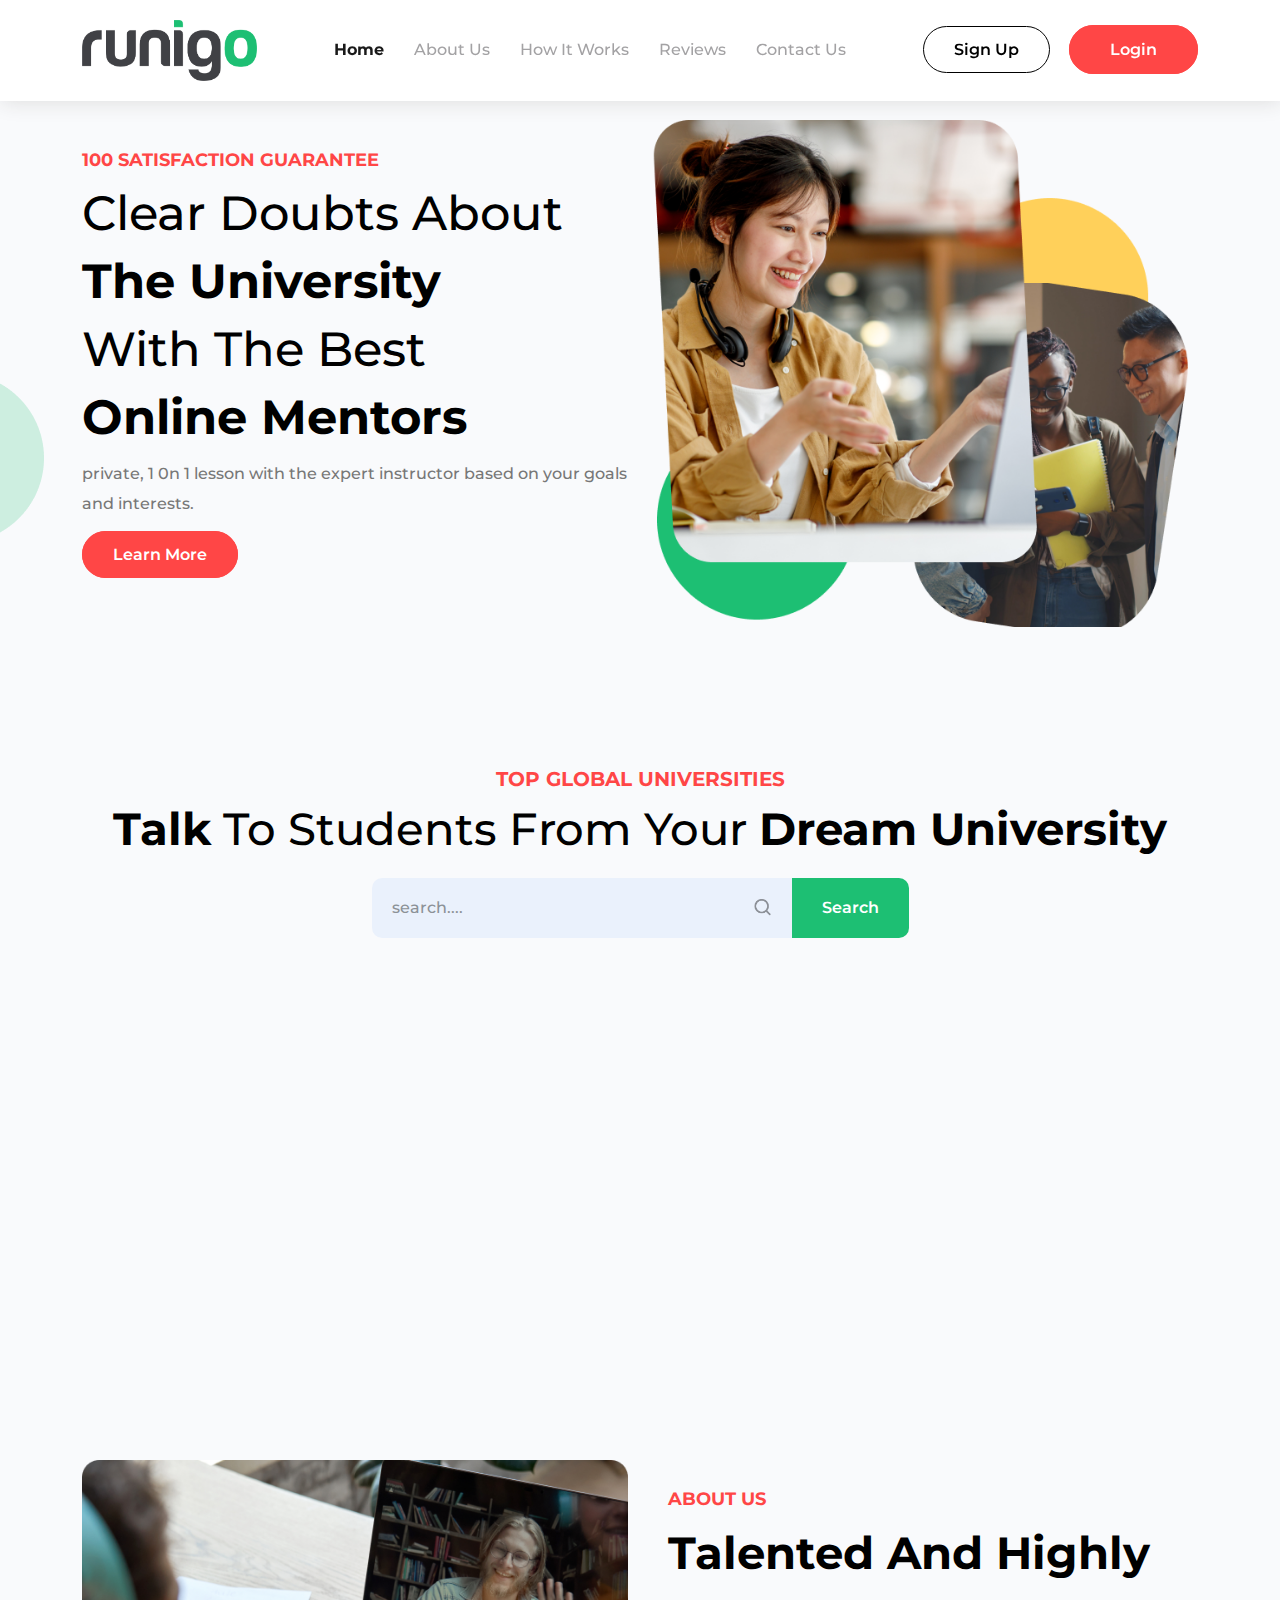
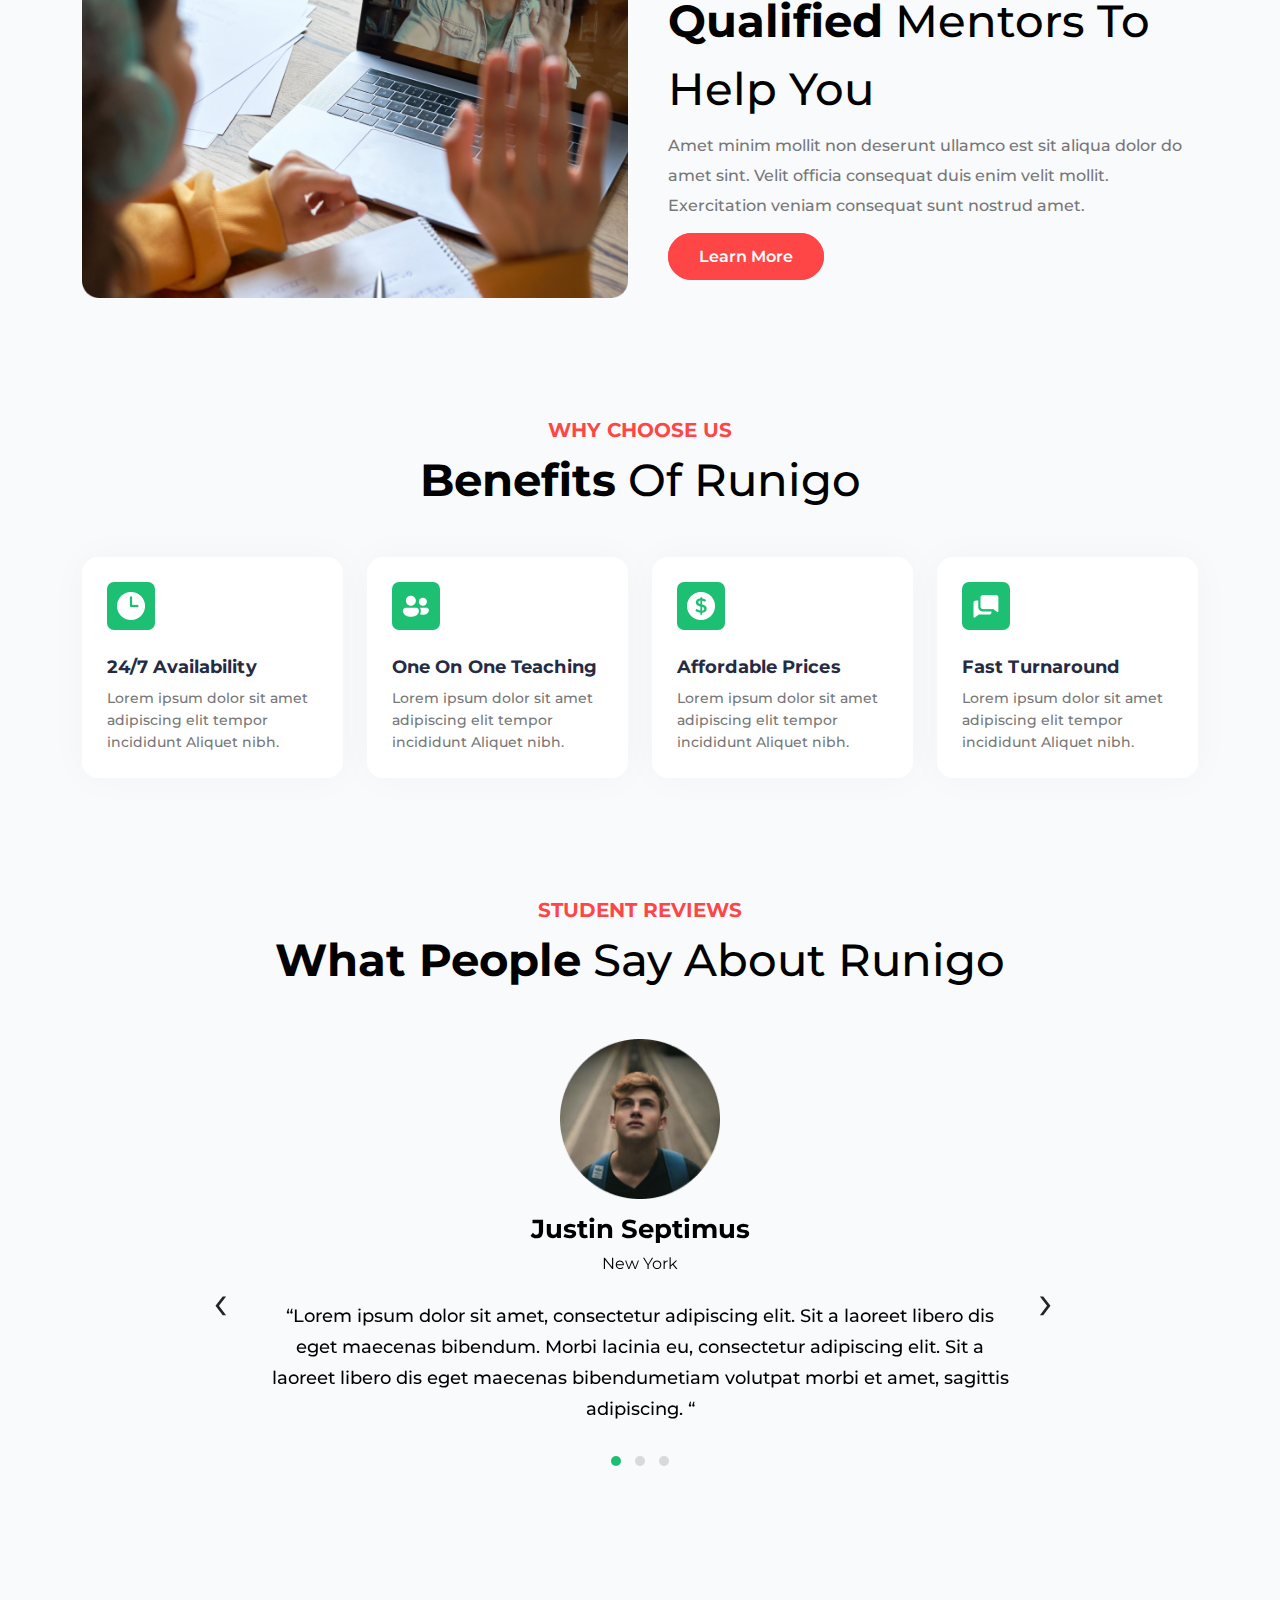
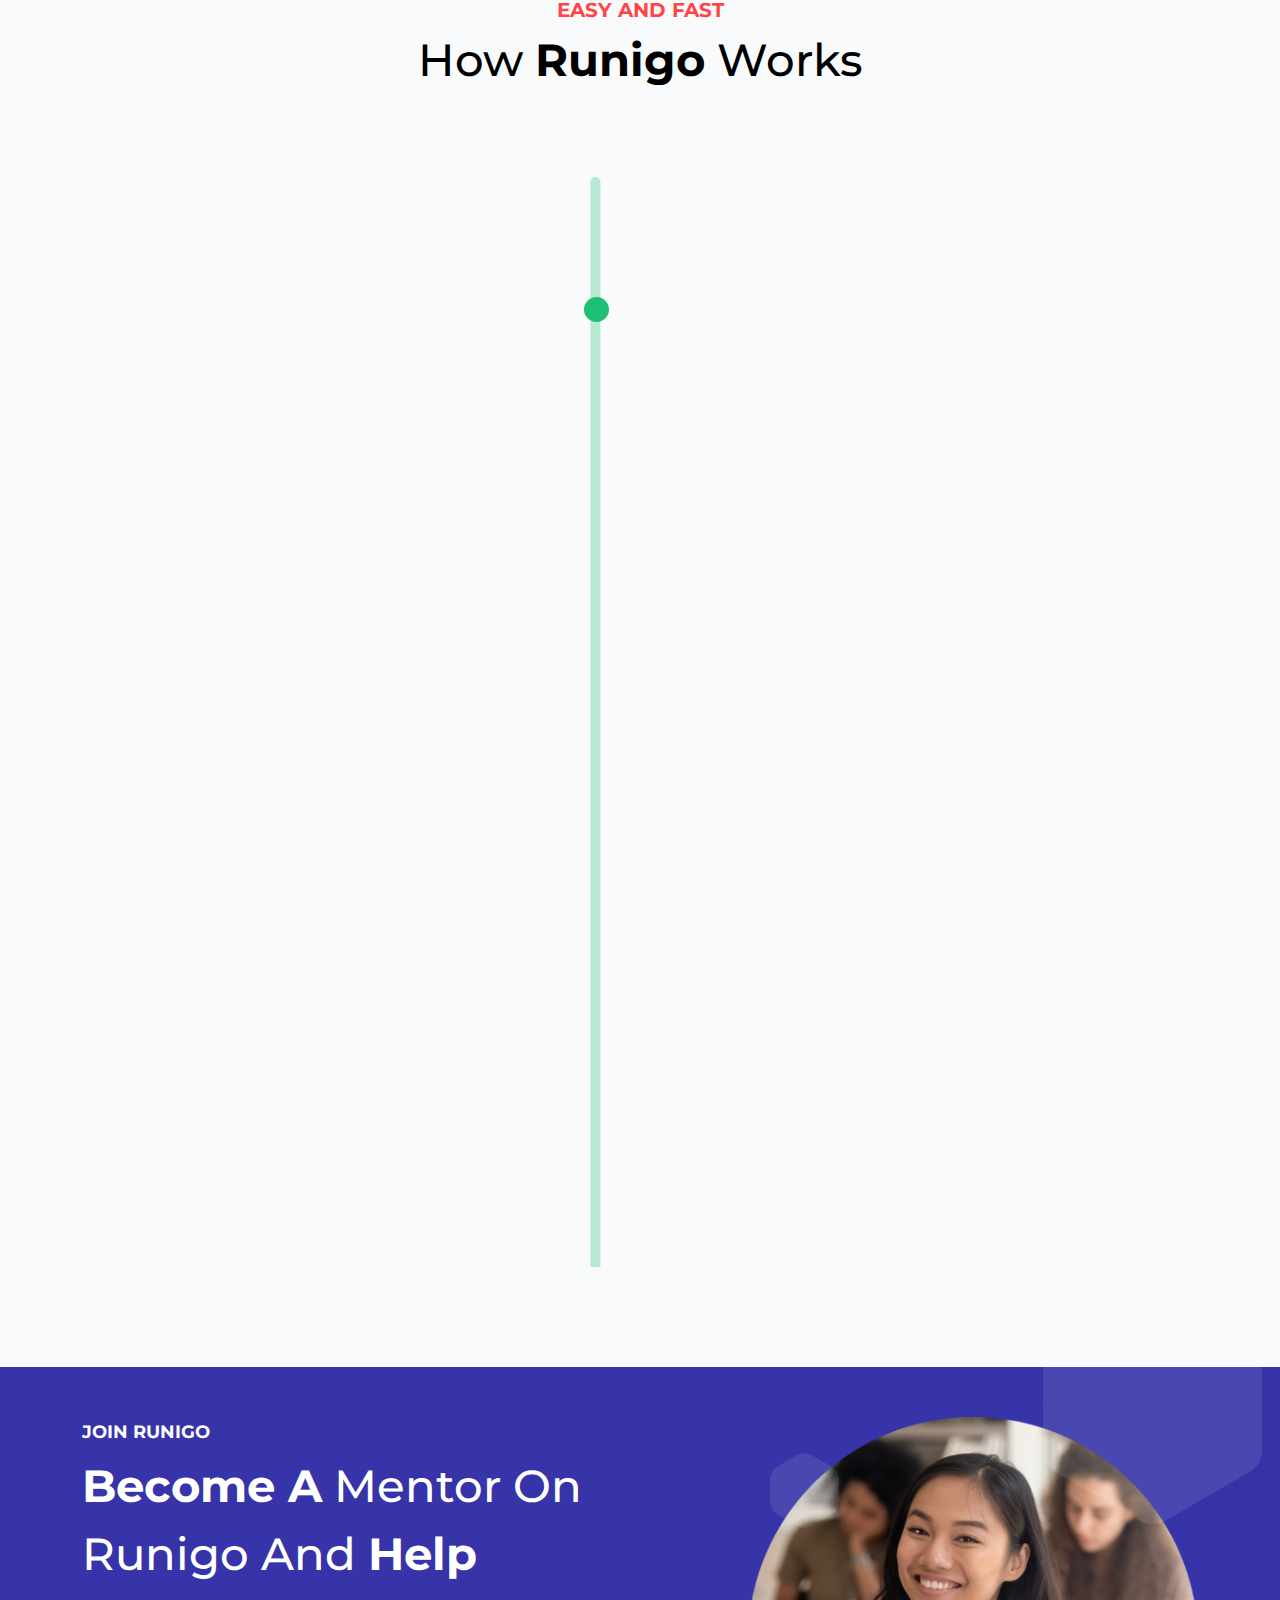
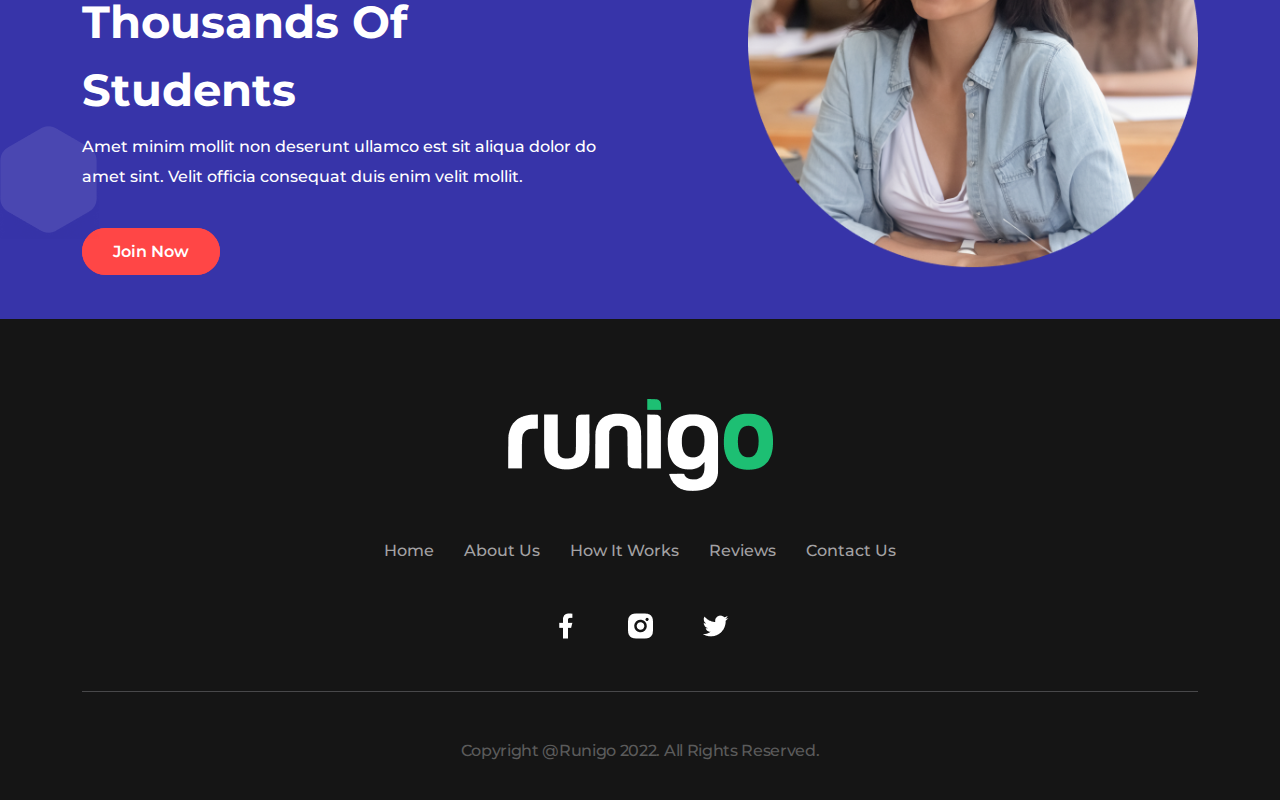
<file: index.html>
<!DOCTYPE html>
<html lang="en">
  <head>
    <meta charset="UTF-8" />
    <meta http-equiv="X-UA-Compatible" content="IE=edge" />
    <meta name="viewport" content="width=device-width, initial-scale=1.0" />
    <title>Runigo - Home</title>

    <!-- Owl Carousel for Slider -->
    <link rel="stylesheet" href="assets/css/owl.theme.default.min.css" />
    <link rel="stylesheet" href="assets/css/owl.carousel.min.css" />

    <!-- AOS Animation CSS -->
    <link href="https://unpkg.com/aos@2.3.1/dist/aos.css" rel="stylesheet" />

    <!-- Bootstrap CSS -->
    <link rel="stylesheet" href="assets/css/bootstrap.min.css" />

    <!-- Custom CSS -->
    <link rel="stylesheet" href="assets/css/style.css" />

    <!-- Responsive CSS -->
    <link rel="stylesheet" href="assets/css/responsive.css" />
  </head>
  <body>
    <!-- Header Part HTML Start -->

    <header>
      <!-- Header Section HTML Start -->

      <section id="Header">
        <nav class="navbar navbar-expand-xl">
          <div class="container">
            <a class="logo" href="index.html"
              ><img src="assets/images/logo.png" alt="logo"
            /></a>
            <button
              class="navbar-toggler collapsed"
              type="button"
              data-bs-toggle="collapse"
              data-bs-target="#navbarNav"
              aria-controls="navbarNav"
              aria-expanded="false"
              aria-label="Toggle navigation"
            >
              <span class="toggler-icon top-bar"></span>
              <span class="toggler-icon middle-bar"></span>
              <span class="toggler-icon bottom-bar"></span>
            </button>
            <div class="collapse navbar-collapse" id="navbarNav">
              <ul class="navbar-nav pl-md-5 mx-auto">
                <li class="nav-item">
                  <a class="nav-link active" href="index.html">Home</a>
                </li>
                <li class="nav-item">
                  <a class="nav-link" href="about.html">About Us</a>
                </li>
                <li class="nav-item">
                  <a class="nav-link" href="works.html">How It Works</a>
                </li>
                <li class="nav-item">
                  <a class="nav-link" href="reviews.html">Reviews</a>
                </li>
                <li class="nav-item">
                  <a class="nav-link" href="contact.html">Contact Us</a>
                </li>
              </ul>
              <div class="navbar-nav ml-auto">
                <div class="nav-buttons">
                  <a class="sign-up" href="register.html">sign up</a>
                  <a class="login" href="login.html">Login</a>
                </div>
              </div>
            </div>
          </div>
        </nav>
      </section>

      <!-- Header Section HTML End -->

      <!-- Hero Section HTML Start -->

      <section id="Hero">
        <div class="hero-wrapper position-relative">
          <div class="container">
            <div class="row align-items-center">
              <div class="col-md-6">
                <div class="hero-content">
                  <h5>100 satisfaction guarantee</h5>
                  <h1>
                    clear doubts about
                    <span>the university</span> <br />
                    with the best <br />
                    <span>online mentors</span>
                  </h1>
                  <p>
                    private, 1 0n 1 lesson with the expert instructor based on
                    your goals and interests.
                  </p>
                  <div class="common-btn mt-4">
                    <a href="#">learn more</a>
                  </div>
                </div>
              </div>
              <div class="col-md-6">
                <div class="hero-img text-center">
                  <img src="assets/images/hero.png" alt="hero" />
                </div>
              </div>
            </div>
          </div>
          <div class="hero-shape">
            <img src="assets/images/hero-shape.png" alt="hero-shape" />
          </div>
        </div>
      </section>

      <!-- Hero Section HTML End -->
    </header>

    <!-- Header Part HTML End -->

    <!-- Main Part HTML Start -->

    <main>
      <!-- Talk Section HTML Start -->

      <section id="Talk">
        <div class="talk-wrapper section-spacing overflow-hidden">
          <div class="section-top text-center">
            <h5>Top global universities</h5>
            <h2>
              <span>talk</span> to students from your
              <span>dream university</span>
            </h2>
            <div class="search-form">
              <div class="search">
                <div class="search-text">
                  <input type="text" placeholder="search...." />
                  <img src="assets/images/search.png" alt="search" />
                </div>
                <input class="search-btn" type="submit" value="Search" />
              </div>
            </div>
          </div>
          <div class="container">
            <div class="row mt-4">
              <div class="col-md-6 col-lg-4 col-xl-3 mt-4">
                <a href="#">
                  <div class="talk-card" data-aos="fade-right">
                    <img src="assets/images/cambridge.png" alt="cambridge" />
                    <h5>University of Cambridge</h5>
                    <p>12,341 mentors</p>
                  </div>
                </a>
              </div>
              <div class="col-md-6 col-lg-4 col-xl-3 mt-4">
                <a href="#">
                  <div class="talk-card" data-aos="zoom-in-up">
                    <img src="assets/images/stamford.png" alt="stamford" />
                    <h5>Stanford University</h5>
                    <p>12,341 mentors</p>
                  </div>
                </a>
              </div>
              <div class="col-md-6 col-lg-4 col-xl-3 mt-4">
                <a href="#">
                  <div class="talk-card" data-aos="zoom-in-down">
                    <img src="assets/images/oxford.png" alt="oxford" />
                    <h5>University of Oxford</h5>
                    <p>12,341 mentors</p>
                  </div>
                </a>
              </div>
              <div class="col-md-6 col-lg-4 col-xl-3 mt-4">
                <a href="#">
                  <div class="talk-card" data-aos="fade-left">
                    <img src="assets/images/harvard.png" alt="harvard" />
                    <h5>Harvard University</h5>
                    <p>12,341 mentors</p>
                  </div>
                </a>
              </div>
              <div class="col-md-6 col-lg-4 col-xl-3 mt-4">
                <a href="#">
                  <div class="talk-card" data-aos="zoom-in-right">
                    <img src="assets/images/caltech.png" alt="caltech" />
                    <h5>Caltech</h5>
                    <p>12,341 mentors</p>
                  </div>
                </a>
              </div>
              <div class="col-md-6 col-lg-4 col-xl-3 mt-4">
                <a href="#">
                  <div class="talk-card" data-aos="zoom-in-up">
                    <img src="assets/images/imperial.png" alt="imperial" />
                    <h5>Imperial College London</h5>
                    <p>12,341 mentors</p>
                  </div>
                </a>
              </div>
              <div class="col-md-6 col-lg-4 col-xl-3 mt-4">
                <a href="#">
                  <div class="talk-card" data-aos="zoom-in-down">
                    <img src="assets/images/ucl.png" alt="ucl" />
                    <h5>UCL</h5>
                    <p>12,341 mentors</p>
                  </div>
                </a>
              </div>
              <div class="col-md-6 col-lg-4 col-xl-3 mt-4">
                <a href="#">
                  <div class="talk-card" data-aos="zoom-in-left">
                    <img src="assets/images/etc.png" alt="etc" />
                    <h5>ETH Zurich</h5>
                    <p>12,341 mentors</p>
                  </div>
                </a>
              </div>
            </div>
          </div>
        </div>
      </section>

      <!-- Talk Section HTML End -->

      <!-- About Section HTML Start -->

      <section id="About">
        <div class="about-wrapper section-spacing">
          <div class="container">
            <div class="row align-items-center">
              <div class="col-md-6">
                <div class="about-img">
                  <img src="assets/images/about.png" alt="about" />
                </div>
              </div>
              <div class="col-md-6">
                <div class="about-content ms-0 ms-md-3">
                  <h5>about us</h5>
                  <h2>
                    <span>talented and highly qualified</span> mentors to help
                    you
                  </h2>
                  <p>
                    Amet minim mollit non deserunt ullamco est sit aliqua dolor
                    do amet sint. Velit officia consequat duis enim velit
                    mollit. Exercitation veniam consequat sunt nostrud amet.
                  </p>
                  <div class="common-btn mt-4">
                    <a href="#">learn more</a>
                  </div>
                </div>
              </div>
            </div>
          </div>
        </div>
      </section>

      <!-- About Section HTML End -->

      <!-- Benefits Section HTML Start -->

      <section id="Benefits">
        <div class="benefits-wrapper section-spacing">
          <div class="section-top text-center">
            <h5>why choose us</h5>
            <h2><span>benefits</span> of runigo</h2>
          </div>
          <div class="container">
            <div class="row mt-5 justify-content-center">
              <div class="col-md-6 col-lg-4 col-xl-3">
                <div class="benefits-card">
                  <img src="assets/images/time.png" alt="time" />
                  <h5>24/7 availability</h5>
                  <p>
                    Lorem ipsum dolor sit amet adipiscing elit tempor incididunt
                    Aliquet nibh.
                  </p>
                </div>
              </div>
              <div class="col-md-6 col-lg-4 col-xl-3 mt-4 mt-md-0">
                <div class="benefits-card">
                  <img src="assets/images/teaching.png" alt="teaching" />
                  <h5>one on one teaching</h5>
                  <p>
                    Lorem ipsum dolor sit amet adipiscing elit tempor incididunt
                    Aliquet nibh.
                  </p>
                </div>
              </div>
              <div class="col-md-6 col-lg-4 col-xl-3 mt-4 mt-lg-0">
                <div class="benefits-card">
                  <img src="assets/images/price.png" alt="price" />
                  <h5>affordable prices</h5>
                  <p>
                    Lorem ipsum dolor sit amet adipiscing elit tempor incididunt
                    Aliquet nibh.
                  </p>
                </div>
              </div>
              <div class="col-md-6 col-lg-4 col-xl-3 mt-4 mt-xl-0">
                <div class="benefits-card">
                  <img src="assets/images/message.png" alt="message" />
                  <h5>Fast Turnaround</h5>
                  <p>
                    Lorem ipsum dolor sit amet adipiscing elit tempor incididunt
                    Aliquet nibh.
                  </p>
                </div>
              </div>
            </div>
          </div>
        </div>
      </section>

      <!-- Benefits Section HTML End -->

      <!-- Testimonial Section HTML Start -->

      <section id="Testimonial">
        <div class="testimonial-wrapper section-spacing">
          <div class="section-top text-center">
            <h5>student reviews</h5>
            <h2><span>What people</span> say about runigo</h2>
          </div>
          <div class="container">
            <div class="testimonial-slider owl-carousel owl-theme">
              <div class="testimonial-slide item">
                <img src="assets/images/client-1.png" alt="client-1" />
                <h4>Justin Septimus</h4>
                <h6>new york</h6>
                <p>
                  “Lorem ipsum dolor sit amet, consectetur adipiscing elit. Sit
                  a laoreet libero dis eget maecenas bibendum. Morbi lacinia eu,
                  consectetur adipiscing elit. Sit a laoreet libero dis eget
                  maecenas bibendumetiam volutpat morbi et amet, sagittis
                  adipiscing. “
                </p>
              </div>
              <div class="testimonial-slide item">
                <img src="assets/images/client-2.png" alt="client-1" />
                <h4>Justin Septimus</h4>
                <h6>new york</h6>
                <p>
                  “Lorem ipsum dolor sit amet, consectetur adipiscing elit. Sit
                  a laoreet libero dis eget maecenas bibendum. Morbi lacinia eu,
                  consectetur adipiscing elit. Sit a laoreet libero dis eget
                  maecenas bibendumetiam volutpat morbi et amet, sagittis
                  adipiscing. “
                </p>
              </div>
              <div class="testimonial-slide item">
                <img src="assets/images/client-3.png" alt="client-1" />
                <h4>Justin Septimus</h4>
                <h6>new york</h6>
                <p>
                  “Lorem ipsum dolor sit amet, consectetur adipiscing elit. Sit
                  a laoreet libero dis eget maecenas bibendum. Morbi lacinia eu,
                  consectetur adipiscing elit. Sit a laoreet libero dis eget
                  maecenas bibendumetiam volutpat morbi et amet, sagittis
                  adipiscing. “
                </p>
              </div>
            </div>
          </div>
        </div>
      </section>

      <!-- Testimonial Section HTML End -->

      <!-- Works Section HTML Start -->

      <section id="Works">
        <div class="works-wrapper section-spacing overflow-hidden">
          <div class="section-top text-center">
            <h5>easy and fast</h5>
            <h2>how <span>runigo</span> works</h2>
          </div>
          <div class="container">
            <div class="works-timeline position-relative">
              <div class="works">
                <div class="work-img" data-aos="fade-right">
                  <img src="assets/images/works-1.png" alt="works-1" />
                </div>
                <div class="work-content position-relative work-1">
                  <div data-aos="fade-left">
                    <h1>1</h1>
                    <h3>find the best tutor</h3>
                    <p>
                      Lorem ipsum dolor sit amet adipiscing elit tempor
                      incididunt Aliquet nibh Lorem ipsum dolor sit amet
                      adipiscing elit tempor incididunt Aliquet nibh.
                    </p>
                  </div>
                </div>
              </div>
              <div class="works cl-reverse">
                <div
                  class="work-content position-relative ms-0"
                  data-aos="fade-right"
                >
                  <h1>2</h1>
                  <h3>steps i don’t know :P</h3>
                  <p>
                    Lorem ipsum dolor sit amet adipiscing elit tempor incididunt
                    Aliquet nibh Lorem ipsum dolor sit amet adipiscing elit
                    tempor incididunt Aliquet nibh.
                  </p>
                </div>
                <div class="work-img ms-md-5 ps-md-5" data-aos="fade-left">
                  <img src="assets/images/works-2.png" alt="works-2" />
                </div>
              </div>
              <div class="works">
                <div class="work-img" data-aos="fade-right">
                  <img src="assets/images/works-3.png" alt="works-3" />
                </div>
                <div
                  class="work-content position-relative"
                  data-aos="fade-left"
                >
                  <h1>3</h1>
                  <h3>here goes step 3</h3>
                  <p>
                    Lorem ipsum dolor sit amet adipiscing elit tempor incididunt
                    Aliquet nibh Lorem ipsum dolor sit amet adipiscing elit
                    tempor incididunt Aliquet nibh.
                  </p>
                </div>
              </div>
            </div>
          </div>
        </div>
      </section>

      <!-- Works Section HTML End -->

      <!-- Mentor Section HTML Start -->

      <section id="Mentor">
        <div class="mentor-wrapper position-relative">
          <div class="container">
            <div class="row align-items-center">
              <div class="col-md-6">
                <div class="mentor-content">
                  <h5>join runigo</h5>
                  <h2>
                    <span>become a</span> mentor on runigo and
                    <span>help thousands of students</span>
                  </h2>
                  <p>
                    Amet minim mollit non deserunt ullamco est sit aliqua dolor
                    do amet sint. Velit officia consequat duis enim velit
                    mollit.
                  </p>
                  <div class="common-btn mt-5">
                    <a href="register.html">join now</a>
                  </div>
                </div>
              </div>
              <div class="col-md-6">
                <div class="mentor-img ms-md-5 ps-md-5">
                  <img src="assets/images/mentor.png" alt="mentor" />
                </div>
              </div>
            </div>
          </div>
          <div class="mentor-shape1">
            <img src="assets/images/mentor-shape1.png" alt="mentor-shape1" />
          </div>
          <div class="mentor-shape2">
            <img src="assets/images/mentor-shape2.png" alt="mentor-shape2" />
          </div>
          <div class="mentor-shape3">
            <img src="assets/images/mentor-shape3.png" alt="mentor-shape3" />
          </div>
        </div>
      </section>

      <!-- Mentor Section HTML End -->
    </main>

    <!-- Main Part HTML End -->

    <!-- Footer Part HTML Start -->

    <footer id="Footer">
      <div class="footer-wrapper">
        <div class="container">
          <div class="footer-content text-center">
            <a href="#">
              <img src="assets/images/footer-logo.png" alt="footer-logo" />
            </a>
            <div class="footer-menu d-md-flex justify-content-center my-5">
              <li class="nav-item">
                <a class="nav-link" href="index.html">Home</a>
              </li>
              <li class="nav-item">
                <a class="nav-link" href="about.html">About Us</a>
              </li>
              <li class="nav-item">
                <a class="nav-link" href="works.html">How It Works</a>
              </li>
              <li class="nav-item">
                <a class="nav-link" href="reviews.html">Reviews</a>
              </li>
              <li class="nav-item">
                <a class="nav-link" href="contact.html">Contact Us</a>
              </li>
            </div>
            <div class="footer-social">
              <a href="#"
                ><img src="assets/images/facebook.png" alt="facebook"
              /></a>
              <a href="#"
                ><img src="assets/images/instagram.png" alt="instagram"
              /></a>
              <a href="#"
                ><img src="assets/images/twitter.png" alt="twitter"
              /></a>
            </div>
            <hr />
            <div class="footer-copy">
              <p>Copyright @Runigo 2022. All Rights Reserved.</p>
            </div>
          </div>
        </div>
      </div>
    </footer>

    <!-- Footer Part HTML End -->

    <!-- Jquery -->
    <script src="https://cdnjs.cloudflare.com/ajax/libs/jquery/3.6.1/jquery.min.js"></script>

    <!-- Owl Carousel for Slider -->
    <script src="assets/js/owl.carousel.min.js"></script>

    <!-- AOS Animation JavaScript -->
    <script src="https://unpkg.com/aos@2.3.1/dist/aos.js"></script>

    <!-- Bootstrap JavaScript -->
    <script src="assets/js/bootstrap.min.js"></script>

    <!-- Custom JavaScript -->
    <script src="assets/js/script.js"></script>
  </body>
</html>
</file>
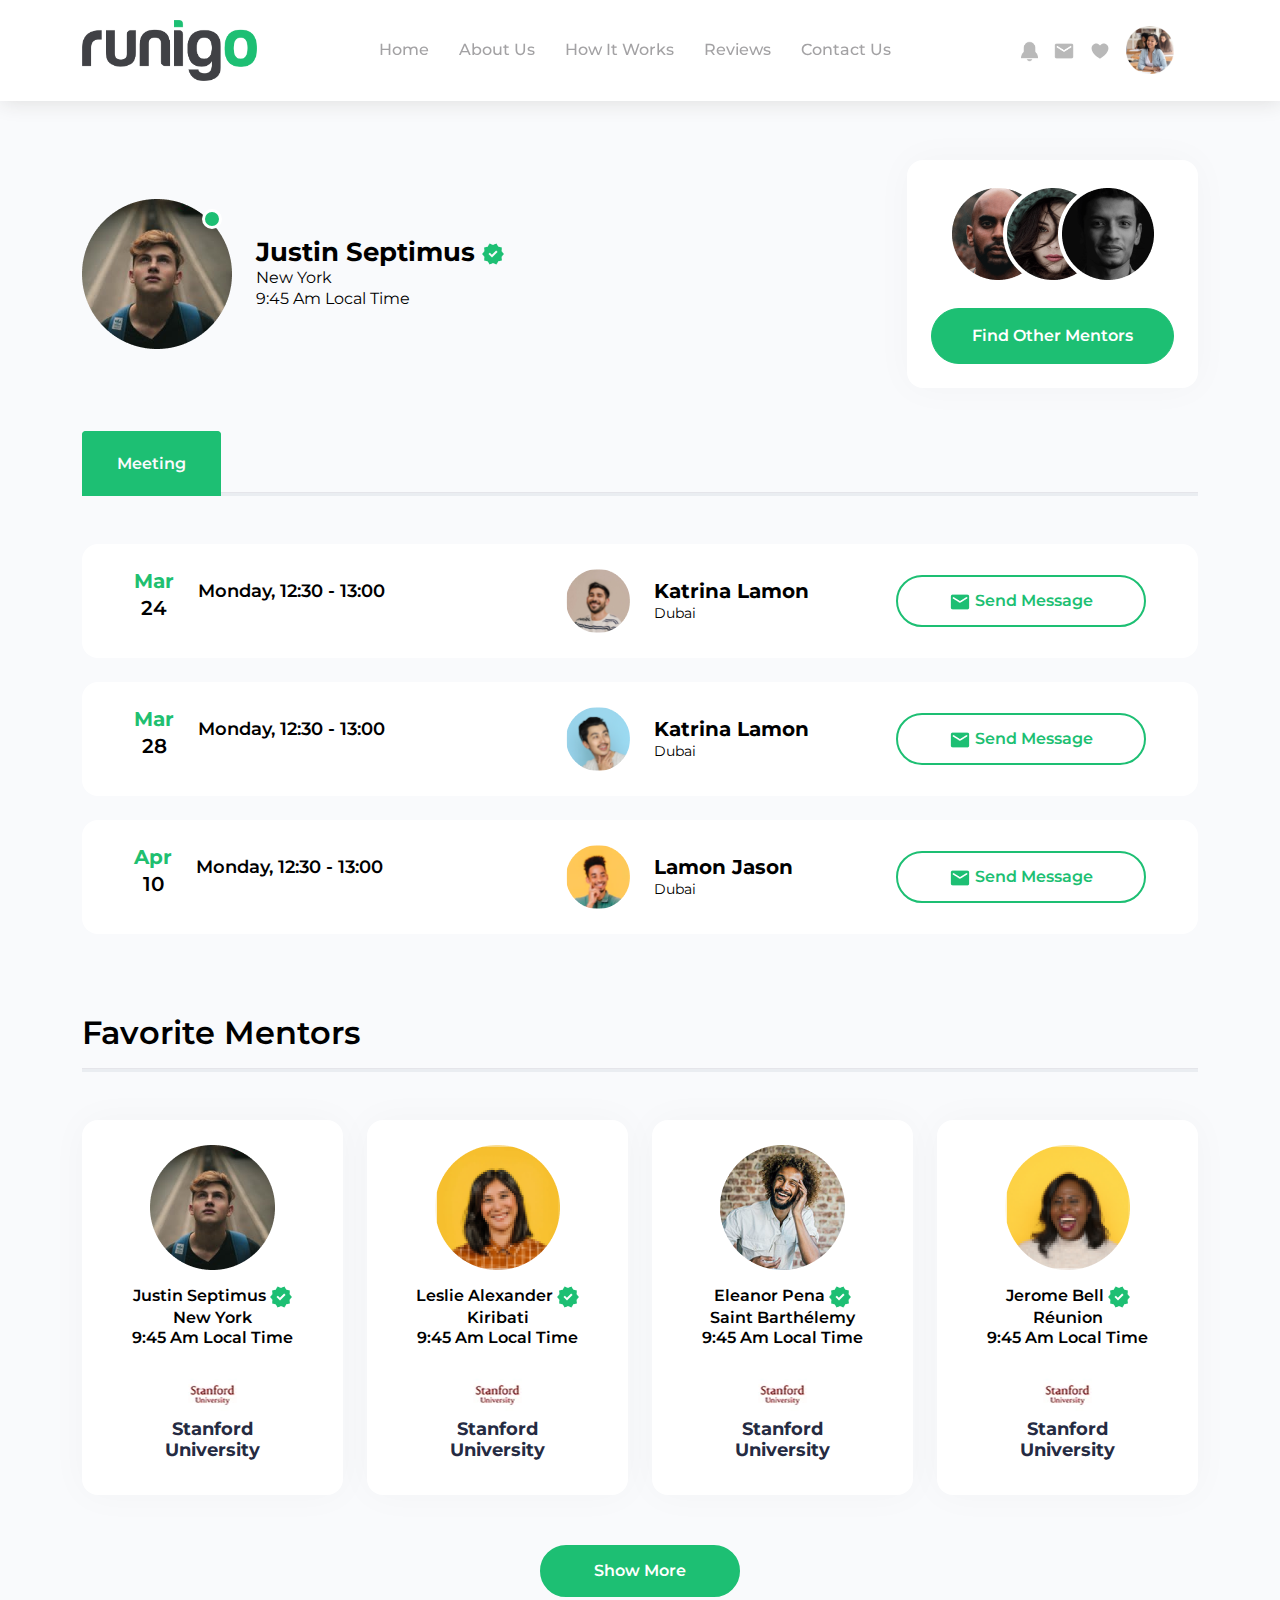
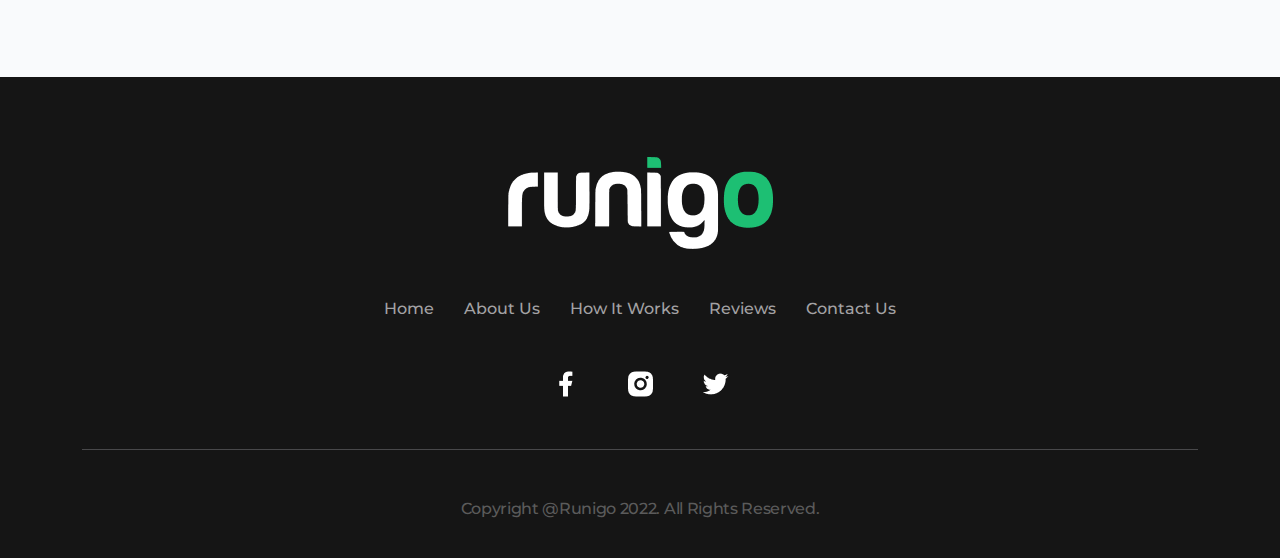
<file: lesson.html>
<!DOCTYPE html>
<html lang="en">
  <head>
    <meta charset="UTF-8" />
    <meta http-equiv="X-UA-Compatible" content="IE=edge" />
    <meta name="viewport" content="width=device-width, initial-scale=1.0" />
    <title>Runigo - Lesson</title>

    <!-- Owl Carousel for Slider -->
    <link rel="stylesheet" href="assets/css/owl.theme.default.min.css" />
    <link rel="stylesheet" href="assets/css/owl.carousel.min.css" />

    <!-- AOS Animation CSS -->
    <link href="https://unpkg.com/aos@2.3.1/dist/aos.css" rel="stylesheet" />

    <!-- Bootstrap CSS -->
    <link rel="stylesheet" href="assets/css/bootstrap.min.css" />

    <!-- Custom CSS -->
    <link rel="stylesheet" href="assets/css/style.css" />

    <!-- Responsive CSS -->
    <link rel="stylesheet" href="assets/css/responsive.css" />
  </head>
  <body>
    <!-- Header Part HTML Start -->

    <header>
      <!-- Header Section HTML Start -->

      <section id="Header">
        <nav class="navbar navbar-expand-xl">
          <div class="container">
            <a class="logo" href="index.html"
              ><img src="assets/images/logo.png" alt="logo"
            /></a>
            <button
              class="navbar-toggler collapsed"
              type="button"
              data-bs-toggle="collapse"
              data-bs-target="#navbarNav"
              aria-controls="navbarNav"
              aria-expanded="false"
              aria-label="Toggle navigation"
            >
              <span class="toggler-icon top-bar"></span>
              <span class="toggler-icon middle-bar"></span>
              <span class="toggler-icon bottom-bar"></span>
            </button>
            <div class="collapse navbar-collapse" id="navbarNav">
              <ul class="navbar-nav pl-md-5 mx-auto">
                <li class="nav-item">
                  <a class="nav-link" href="index.html">Home</a>
                </li>
                <li class="nav-item">
                  <a class="nav-link" href="about.html">About Us</a>
                </li>
                <li class="nav-item">
                  <a class="nav-link" href="works.html">How It Works</a>
                </li>
                <li class="nav-item">
                  <a class="nav-link" href="reviews.html">Reviews</a>
                </li>
                <li class="nav-item">
                  <a class="nav-link" href="contact.html">Contact Us</a>
                </li>
              </ul>
              <div class="navbar-nav ml-auto">
                <div class="nav-buttons d-flex align-items-center">
                  <a class="px-2" href="#"
                    ><img
                      style="width: 17px"
                      src="assets/images/notification.png"
                      alt="notification"
                  /></a>
                  <a class="px-2" href="#"
                    ><img src="assets/images/inbox.png" alt="inbox"
                  /></a>
                  <a class="px-2" href="#"
                    ><img src="assets/images/heart.svg" alt="heart"
                  /></a>
                  <a class="px-2" href="#"
                    ><img
                      class="w-75"
                      src="assets/images/profile.png"
                      alt="profile"
                  /></a>
                </div>
              </div>
            </div>
          </div>
        </nav>
      </section>

      <!-- Header Section HTML End -->
    </header>

    <!-- Header Part HTML End -->

    <!-- Main Part HTML Start -->

    <main>
      <!-- Lesson Section HTML Start -->

      <section id="Lesson">
        <div class="main-lesson-wrapper">
          <div class="container">
            <div class="d-md-flex justify-content-between align-items-center">
              <div class="mentor-profile d-flex align-items-center">
                <div class="mentor-profile-img position-relative">
                  <img
                    src="assets/images/user-profile.png"
                    alt="user-profile"
                  />
                </div>
                <div class="mentor-profile-info ps-4">
                  <h4>
                    Justin Septimus
                    <img src="assets/images/verify.png" alt="verify" />
                  </h4>
                  <h6>new york</h6>
                  <p>9:45 am local time</p>
                </div>
              </div>
              <div class="mentor-card mt-5 mt-md-0">
                <div class="d-flex justify-content-center align-items-center">
                  <img src="assets/images/mentor1.png" alt="mentor1" />
                  <img
                    class="mentor-card-img"
                    src="assets/images/mentor2.png"
                    alt="mentor2"
                  />
                  <img
                    class="mentor-card-img"
                    src="assets/images/mentor3.png"
                    alt="mentor3"
                  />
                </div>
                <div class="find-mentor-btn mt-4">
                  <a href="#">find other mentors</a>
                </div>
              </div>
            </div>
            <div class="meeting-buttons mt-5 pt-3">
              <a class="meeting-btn" href="#">meeting</a>
              <hr class="meeting-hr" />
            </div>
            <div class="meeting-main">
              <div class="container">
                <div class="row meeting-cards mt-5">
                  <div class="col-md-5">
                    <div
                      class="meeting-card-left d-flex align-items-center mb-4 mb-md-0"
                    >
                      <div class="meeting-date text-center pe-4">
                        <h5>Mar</h5>
                        <span>24</span>
                      </div>
                      <h6>monday, 12:30 - 13:00</h6>
                    </div>
                  </div>
                  <div class="col-md-7">
                    <div
                      class="meeting-right d-lg-flex justify-content-between align-items-center"
                    >
                      <div class="d-flex align-items-center">
                        <img src="assets/images/lesson1.png" alt="lesson1" />
                        <div class="meeting-user ps-4">
                          <h4>katrina lamon</h4>
                          <p>Dubai</p>
                        </div>
                      </div>
                      <div class="meeting-message-btn mt-3 mt-lg-0">
                        <div class="send-message-btn">
                          <a href="#">
                            <img
                              src="assets/images/message-green.png"
                              alt="message-green"
                            />
                            Send Message</a
                          >
                        </div>
                      </div>
                    </div>
                  </div>
                </div>
                <div class="row meeting-cards mt-4">
                  <div class="col-md-5">
                    <div
                      class="meeting-card-left d-flex align-items-center mb-4 mb-md-0"
                    >
                      <div class="meeting-date text-center pe-4">
                        <h5>Mar</h5>
                        <span>28</span>
                      </div>
                      <h6>monday, 12:30 - 13:00</h6>
                    </div>
                  </div>
                  <div class="col-md-7">
                    <div
                      class="meeting-right d-lg-flex justify-content-between align-items-center"
                    >
                      <div class="d-flex align-items-center">
                        <img src="assets/images/lesson2.png" alt="lesson2" />
                        <div class="meeting-user ps-4">
                          <h4>katrina lamon</h4>
                          <p>Dubai</p>
                        </div>
                      </div>
                      <div class="meeting-message-btn mt-3 mt-lg-0">
                        <div class="send-message-btn">
                          <a href="#">
                            <img
                              src="assets/images/message-green.png"
                              alt="message-green"
                            />
                            Send Message</a
                          >
                        </div>
                      </div>
                    </div>
                  </div>
                </div>
                <div class="row meeting-cards mt-4">
                  <div class="col-md-5">
                    <div
                      class="meeting-card-left d-flex align-items-center mb-4 mb-md-0"
                    >
                      <div class="meeting-date text-center pe-4">
                        <h5>Apr</h5>
                        <span>10</span>
                      </div>
                      <h6>monday, 12:30 - 13:00</h6>
                    </div>
                  </div>
                  <div class="col-md-7">
                    <div
                      class="meeting-right d-lg-flex justify-content-between align-items-center"
                    >
                      <div class="d-flex align-items-center">
                        <img src="assets/images/lesson3.png" alt="lesson3" />
                        <div class="meeting-user ps-4">
                          <h4>lamon jason</h4>
                          <p>Dubai</p>
                        </div>
                      </div>
                      <div class="meeting-message-btn mt-3 mt-lg-0">
                        <div class="send-message-btn">
                          <a href="#">
                            <img
                              src="assets/images/message-green.png"
                              alt="message-green"
                            />
                            Send Message</a
                          >
                        </div>
                      </div>
                    </div>
                  </div>
                </div>
              </div>
            </div>
          </div>
        </div>
      </section>

      <!-- Lesson Section HTML End -->

      <!-- Favorite Mentor Section HTML Start -->

      <section id="Fav-mentor">
        <div class="fav-mentor-wrapper position-relative">
          <div class="container">
            <div class="fav-mentor-top">
              <h2>Favorite mentors</h2>
              <hr class="fav-mentor-top-hr" />
            </div>
            <div class="row align-items-center mt-5">
              <div class="col-md-6 col-lg-4 col-xl-3">
                <div class="fav-mentor-card">
                  <img
                    class="pb-3"
                    src="assets/images/fav-mentor1.png"
                    alt="fav-mentor1"
                  />
                  <h5>
                    Justin Septimus
                    <img src="assets/images/verify.png" alt="verify" />
                  </h5>
                  <h5>new york</h5>
                  <h5>9:45 am local time</h5>
                  <img
                    class="pt-4"
                    src="assets/images/stamford.png"
                    alt="stamford"
                  />
                  <h4>Stanford University</h4>
                </div>
              </div>
              <div class="col-md-6 col-lg-4 col-xl-3">
                <div class="fav-mentor-card mt-4 mt-md-0">
                  <img
                    class="pb-3"
                    src="assets/images/fav-mentor2.png"
                    alt="fav-mentor2"
                  />
                  <h5>
                    Leslie Alexander
                    <img src="assets/images/verify.png" alt="verify" />
                  </h5>
                  <h5>kiribati</h5>
                  <h5>9:45 am local time</h5>
                  <img
                    class="pt-4"
                    src="assets/images/stamford.png"
                    alt="stamford"
                  />
                  <h4>Stanford University</h4>
                </div>
              </div>
              <div class="col-md-6 col-lg-4 col-xl-3">
                <div class="fav-mentor-card mt-4 mt-lg-0">
                  <img
                    class="pb-3"
                    src="assets/images/fav-mentor3.png"
                    alt="fav-mentor3"
                  />
                  <h5>
                    Eleanor Pena
                    <img src="assets/images/verify.png" alt="verify" />
                  </h5>
                  <h5>Saint Barthélemy</h5>
                  <h5>9:45 am local time</h5>
                  <img
                    class="pt-4"
                    src="assets/images/stamford.png"
                    alt="stamford"
                  />
                  <h4>Stanford University</h4>
                </div>
              </div>
              <div class="col-md-6 col-lg-4 col-xl-3">
                <div class="fav-mentor-card mt-4 mt-xl-0">
                  <img
                    class="pb-3"
                    src="assets/images/fav-mentor4.png"
                    alt="fav-mentor4"
                  />
                  <h5>
                    Jerome Bell
                    <img src="assets/images/verify.png" alt="verify" />
                  </h5>
                  <h5>Réunion</h5>
                  <h5>9:45 am local time</h5>
                  <img
                    class="pt-4"
                    src="assets/images/stamford.png"
                    alt="stamford"
                  />
                  <h4>Stanford University</h4>
                </div>
              </div>
            </div>
            <div class="fav-mentor-show-btn">
              <a href="#">Show More</a>
            </div>
          </div>
        </div>
      </section>

      <!-- Favorite Mentor Section HTML End -->
    </main>

    <!-- Main Part HTML End -->

    <!-- Footer Part HTML Start -->

    <footer id="Footer">
      <div class="footer-wrapper">
        <div class="container">
          <div class="footer-content text-center">
            <a href="#">
              <img src="assets/images/footer-logo.png" alt="footer-logo" />
            </a>
            <div class="footer-menu d-md-flex justify-content-center my-5">
              <li class="nav-item">
                <a class="nav-link" href="index.html">Home</a>
              </li>
              <li class="nav-item">
                <a class="nav-link" href="about.html">About Us</a>
              </li>
              <li class="nav-item">
                <a class="nav-link" href="works.html">How It Works</a>
              </li>
              <li class="nav-item">
                <a class="nav-link" href="reviews.html">Reviews</a>
              </li>
              <li class="nav-item">
                <a class="nav-link" href="contact.html">Contact Us</a>
              </li>
            </div>
            <div class="footer-social">
              <a href="#"
                ><img src="assets/images/facebook.png" alt="facebook"
              /></a>
              <a href="#"
                ><img src="assets/images/instagram.png" alt="instagram"
              /></a>
              <a href="#"
                ><img src="assets/images/twitter.png" alt="twitter"
              /></a>
            </div>
            <hr />
            <div class="footer-copy">
              <p>Copyright @Runigo 2022. All Rights Reserved.</p>
            </div>
          </div>
        </div>
      </div>
    </footer>

    <!-- Footer Part HTML End -->

    <!-- Jquery -->
    <script src="https://cdnjs.cloudflare.com/ajax/libs/jquery/3.6.1/jquery.min.js"></script>

    <!-- Owl Carousel for Slider -->
    <script src="assets/js/owl.carousel.min.js"></script>

    <!-- AOS Animation JavaScript -->
    <script src="https://unpkg.com/aos@2.3.1/dist/aos.js"></script>

    <!-- Bootstrap JavaScript -->
    <script src="assets/js/bootstrap.min.js"></script>

    <!-- Custom JavaScript -->
    <script src="assets/js/script.js"></script>
  </body>
</html>
</file>
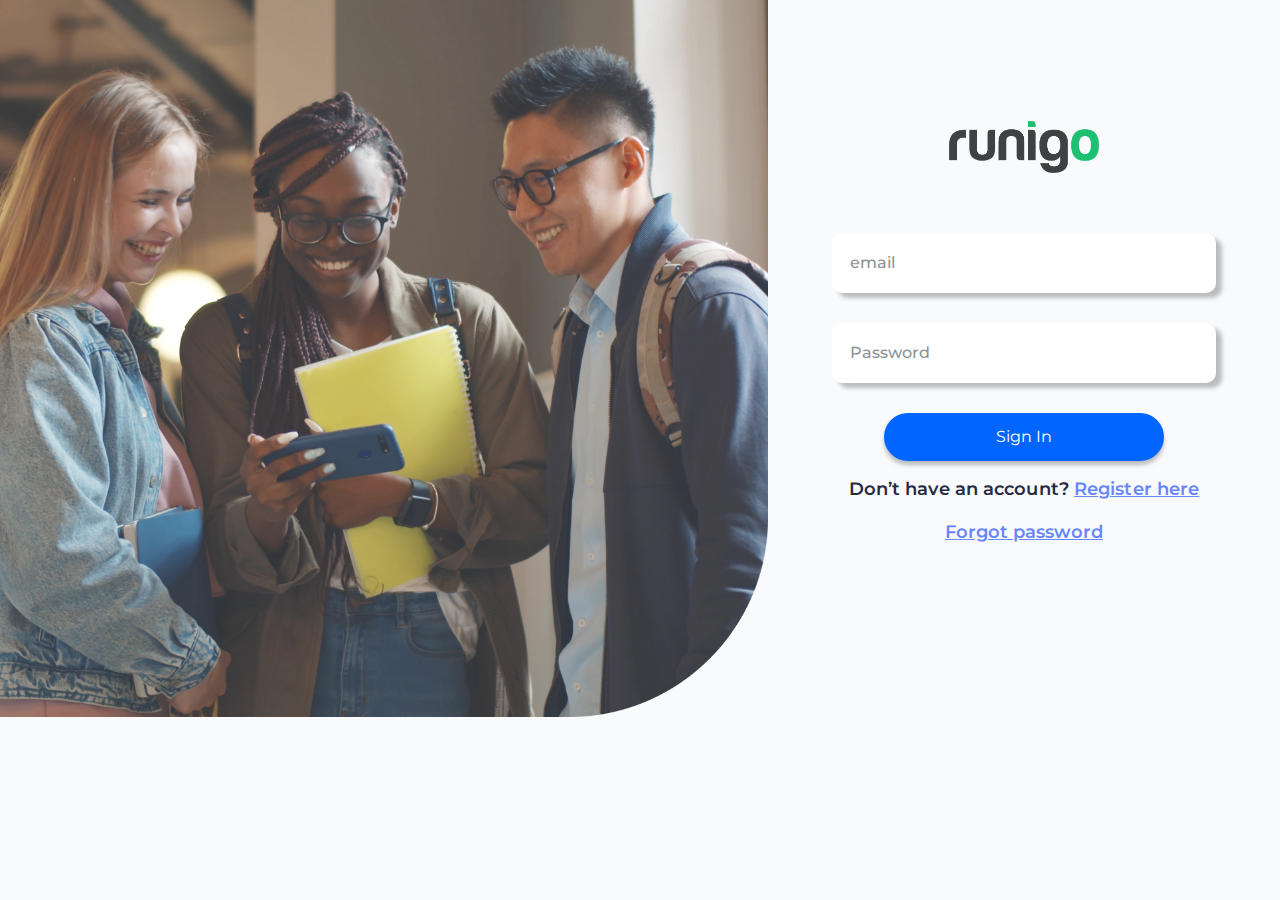
<file: login.html>
<!DOCTYPE html>
<html lang="en">
  <head>
    <meta charset="UTF-8" />
    <meta http-equiv="X-UA-Compatible" content="IE=edge" />
    <meta name="viewport" content="width=device-width, initial-scale=1.0" />
    <title>Runigo - Login</title>

    <!-- Bootstrap CSS -->
    <link rel="stylesheet" href="assets/css/bootstrap.min.css" />

    <!-- Custom CSS -->
    <link rel="stylesheet" href="assets/css/style.css" />

    <!-- Responsive CSS -->
    <link rel="stylesheet" href="assets/css/responsive.css" />
  </head>
  <body>
    <!-- Login Section HTML Start -->

    <section id="Login">
      <div
        class="login-wrapper d-lg-flex justify-content-between align-items-center"
      >
        <div class="login-img d-none d-lg-block">
          <img src="assets/images/login.png" alt="login" />
        </div>
        <div class="login-content my-5 my-lg-0">
          <div class="login-top text-center">
            <img src="assets/images/logo.png" alt="logo" />
          </div>
          <div class="login-form text-center">
            <form>
              <div class="form-group">
                <input type="email" placeholder="email" />
              </div>
              <div class="form-group">
                <input type="password" placeholder="Password" />
              </div>
              <div class="login-btn">
                <input type="submit" value="Sign In" />
              </div>
              <p>
                Don’t have an account? <a href="register.html">Register here</a>
              </p>
              <a href="#">Forgot password</a>
            </form>
          </div>
        </div>
      </div>
    </section>

    <!-- Login Section HTML End -->

    <!-- Bootstrap JavaScript -->
    <script src="assets/js/bootstrap.min.js"></script>
  </body>
</html>
</file>
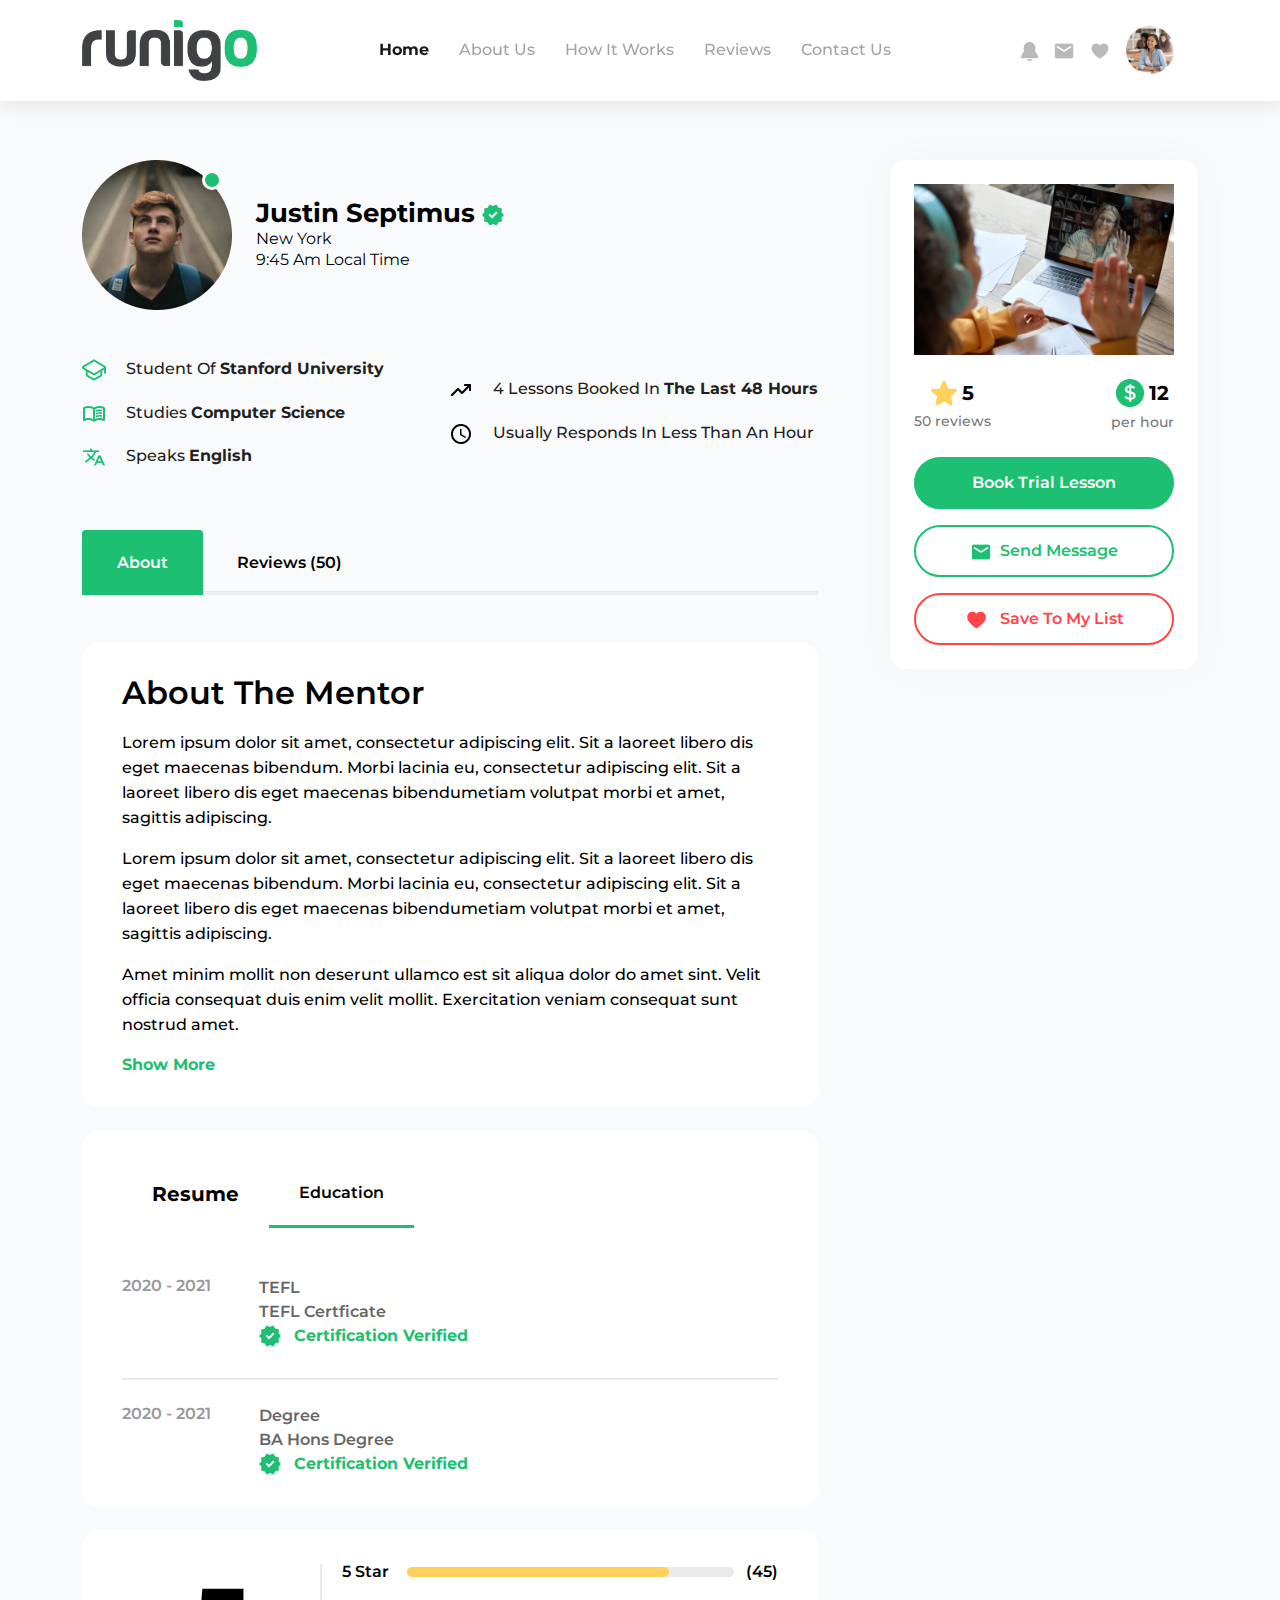
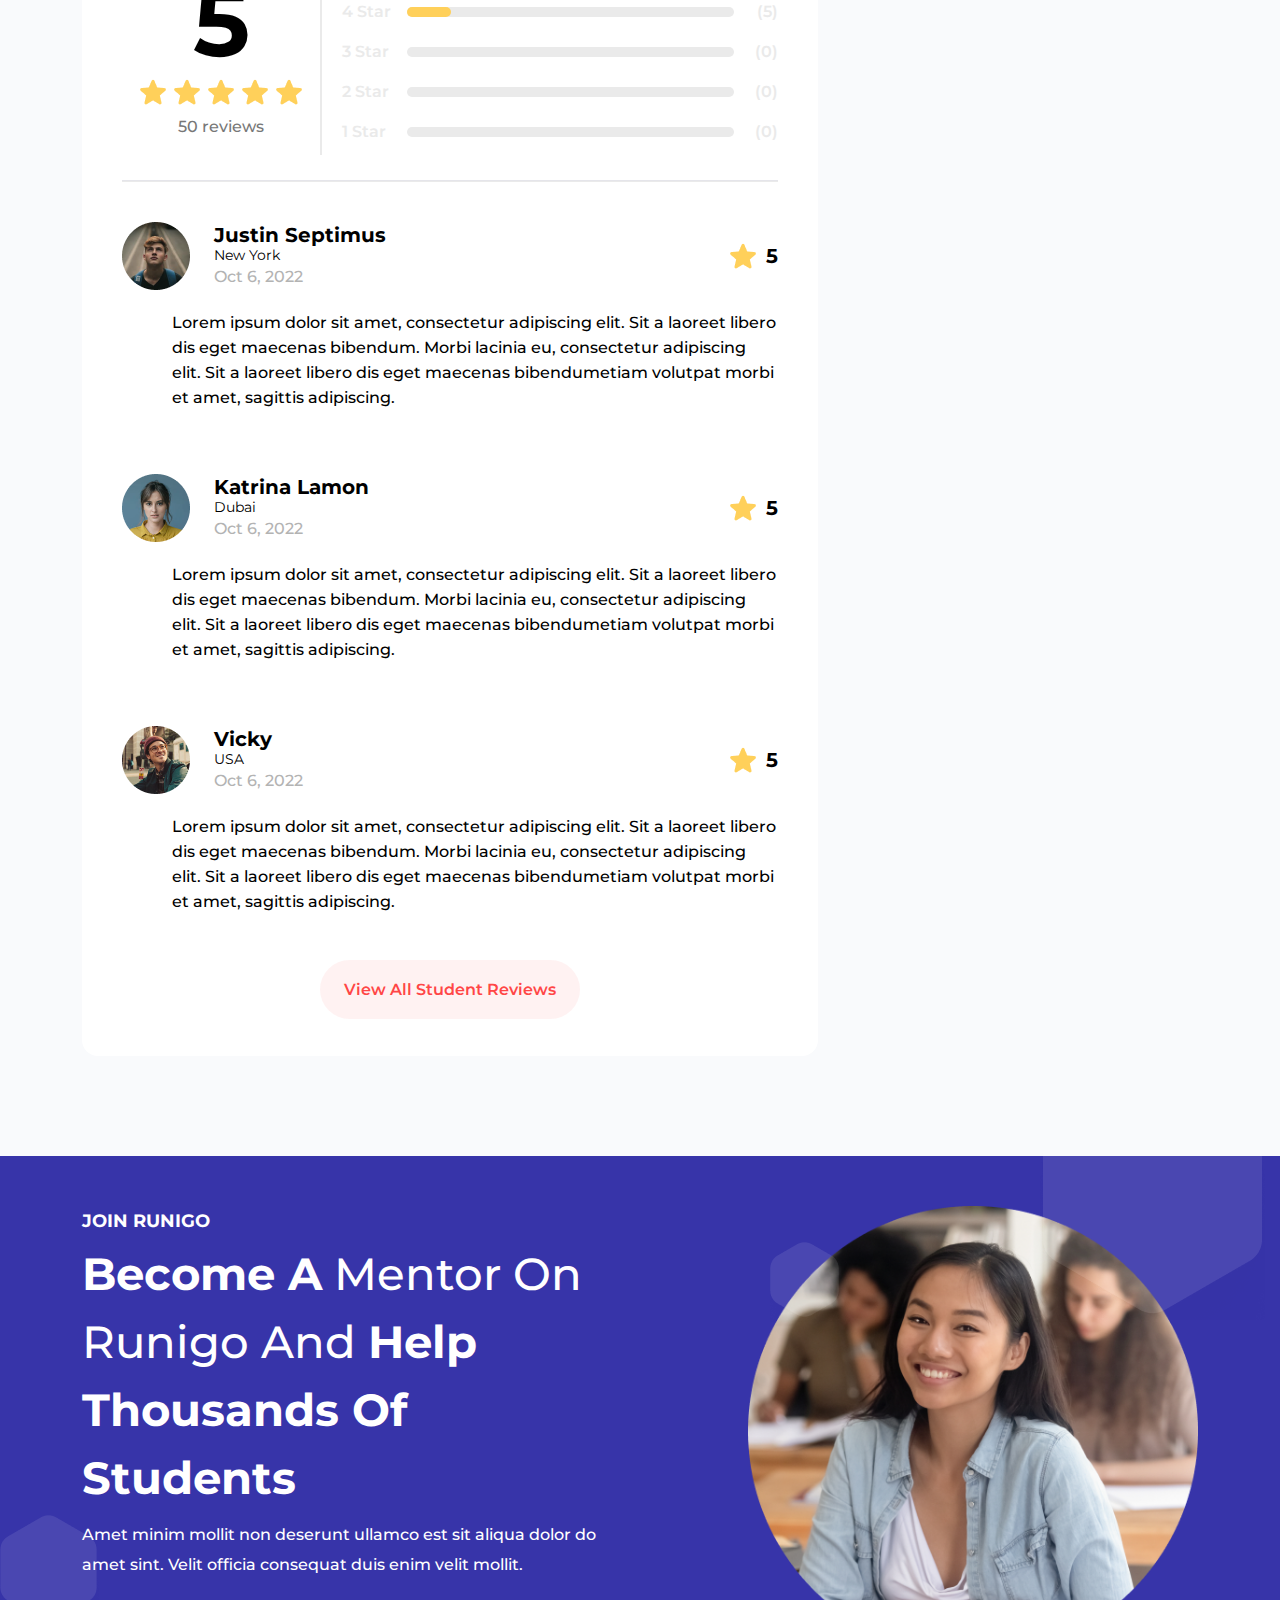
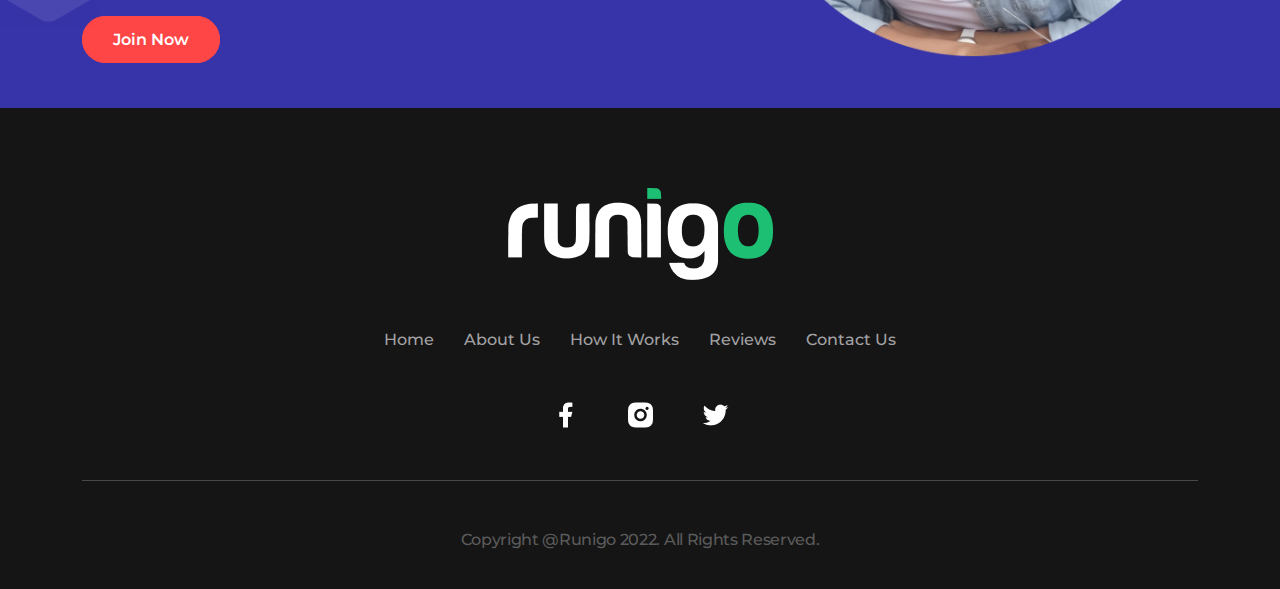
<file: mentor.html>
<!DOCTYPE html>
<html lang="en">
  <head>
    <meta charset="UTF-8" />
    <meta http-equiv="X-UA-Compatible" content="IE=edge" />
    <meta name="viewport" content="width=device-width, initial-scale=1.0" />
    <title>Runigo - Mentor</title>

    <!-- Owl Carousel for Slider -->
    <link rel="stylesheet" href="assets/css/owl.theme.default.min.css" />
    <link rel="stylesheet" href="assets/css/owl.carousel.min.css" />

    <!-- AOS Animation CSS -->
    <link href="https://unpkg.com/aos@2.3.1/dist/aos.css" rel="stylesheet" />

    <!-- Bootstrap CSS -->
    <link rel="stylesheet" href="assets/css/bootstrap.min.css" />

    <!-- Custom CSS -->
    <link rel="stylesheet" href="assets/css/style.css" />

    <!-- Responsive CSS -->
    <link rel="stylesheet" href="assets/css/responsive.css" />
  </head>
  <body>
    <!-- Header Part HTML Start -->

    <header>
      <!-- Header Section HTML Start -->

      <section id="Header">
        <nav class="navbar navbar-expand-xl">
          <div class="container">
            <a class="logo" href="index.html"
              ><img src="assets/images/logo.png" alt="logo"
            /></a>
            <button
              class="navbar-toggler collapsed"
              type="button"
              data-bs-toggle="collapse"
              data-bs-target="#navbarNav"
              aria-controls="navbarNav"
              aria-expanded="false"
              aria-label="Toggle navigation"
            >
              <span class="toggler-icon top-bar"></span>
              <span class="toggler-icon middle-bar"></span>
              <span class="toggler-icon bottom-bar"></span>
            </button>
            <div class="collapse navbar-collapse" id="navbarNav">
              <ul class="navbar-nav pl-md-5 mx-auto">
                <li class="nav-item">
                  <a class="nav-link active" href="index.html">Home</a>
                </li>
                <li class="nav-item">
                  <a class="nav-link" href="about.html">About Us</a>
                </li>
                <li class="nav-item">
                  <a class="nav-link" href="works.html">How It Works</a>
                </li>
                <li class="nav-item">
                  <a class="nav-link" href="reviews.html">Reviews</a>
                </li>
                <li class="nav-item">
                  <a class="nav-link" href="contact.html">Contact Us</a>
                </li>
              </ul>
              <div class="navbar-nav ml-auto">
                <div class="nav-buttons d-flex align-items-center">
                  <a class="px-2" href="#"
                    ><img
                      style="width: 17px"
                      src="assets/images/notification.png"
                      alt="notification"
                  /></a>
                  <a class="px-2" href="#"
                    ><img src="assets/images/inbox.png" alt="inbox"
                  /></a>
                  <a class="px-2" href="#"
                    ><img src="assets/images/heart.svg" alt="heart"
                  /></a>
                  <a class="px-2" href="#"
                    ><img
                      class="w-75"
                      src="assets/images/profile.png"
                      alt="profile"
                  /></a>
                </div>
              </div>
            </div>
          </div>
        </nav>
      </section>

      <!-- Header Section HTML End -->
    </header>

    <!-- Header Part HTML End -->

    <!-- Main Part HTML Start -->

    <main>
      <!-- Main Mentor Section HTML Start -->

      <div id="Mentor_main">
        <div class="mentor-main-wrapper">
          <div class="container">
            <div class="row flex-column-reverse flex-lg-row">
              <div class="col-lg-8">
                <div class="mentor-main-content">
                  <div class="mentor-profile d-flex align-items-center">
                    <div class="mentor-profile-img position-relative">
                      <img
                        src="assets/images/user-profile.png"
                        alt="user-profile"
                      />
                    </div>
                    <div class="mentor-profile-info ps-4">
                      <h4>
                        Justin Septimus
                        <img src="assets/images/verify.png" alt="verify" />
                      </h4>
                      <h6>new york</h6>
                      <p>9:45 am local time</p>
                    </div>
                  </div>
                  <div
                    class="mentor-info d-md-flex justify-content-between align-items-center mt-5"
                  >
                    <div class="mentor-info-text">
                      <li>
                        <img
                          src="assets/images/university.png"
                          alt="university"
                        />
                        student of <span>Stanford University</span>
                      </li>
                      <li>
                        <img src="assets/images/dept.png" alt="dept" />
                        studies <span>computer science</span>
                      </li>
                      <li>
                        <img src="assets/images/language.png" alt="language" />
                        speaks <span>english</span>
                      </li>
                    </div>
                    <div class="mentor-info-text mt-md-0">
                      <li>
                        <img src="assets/images/growth.png" alt="growth" />
                        4 lessons booked in <span>The last 48 hours</span>
                      </li>
                      <li>
                        <img
                          src="assets/images/response-time.png"
                          alt="response-time"
                        />
                        Usually responds in less than an hour
                      </li>
                    </div>
                  </div>
                  <div class="lesson-wrapper d-lg-none">
                    <div class="book-trial-btn">
                      <a href="#">Book trial lesson</a>
                    </div>
                    <div class="send-message-btn mt-3">
                      <a href="#">
                        <img
                          class="pe-2"
                          src="assets/images/message-green.png"
                          alt="message-green"
                        />Send message</a
                      >
                    </div>
                    <div class="save-list-btn mt-3">
                      <a href="#">
                        <img
                          class="pe-2"
                          src="assets/images/heart-red.png"
                          alt="heart-red"
                        />
                        Save to my list</a
                      >
                    </div>
                  </div>
                  <div class="about-buttons mt-5 pt-3">
                    <a class="about-btn" href="#">about</a>
                    <a class="review-btn" href="#">Reviews (50)</a>
                    <hr class="about-hr" />
                  </div>
                  <div class="mentor-about-content mt-5">
                    <h3>about the mentor</h3>
                    <p>
                      Lorem ipsum dolor sit amet, consectetur adipiscing elit.
                      Sit a laoreet libero dis eget maecenas bibendum. Morbi
                      lacinia eu, consectetur adipiscing elit. Sit a laoreet
                      libero dis eget maecenas bibendumetiam volutpat morbi et
                      amet, sagittis adipiscing.
                    </p>
                    <p>
                      Lorem ipsum dolor sit amet, consectetur adipiscing elit.
                      Sit a laoreet libero dis eget maecenas bibendum. Morbi
                      lacinia eu, consectetur adipiscing elit. Sit a laoreet
                      libero dis eget maecenas bibendumetiam volutpat morbi et
                      amet, sagittis adipiscing.
                    </p>
                    <p>
                      Amet minim mollit non deserunt ullamco est sit aliqua
                      dolor do amet sint. Velit officia consequat duis enim
                      velit mollit. Exercitation veniam consequat sunt nostrud
                      amet.
                    </p>
                    <a href="#">show more</a>
                  </div>
                  <div class="education mt-4">
                    <div class="education-buttons d-flex align-items-center">
                      <h5>resume</h5>
                      <a href="#">Education</a>
                    </div>
                    <div class="certificate d-flex mt-4 pt-4">
                      <h6>2020 - 2021</h6>
                      <div class="ms-5">
                        <p>TEFL</p>
                        <p>TEFL Certficate</p>
                        <span>
                          <img
                            class="pe-2"
                            src="assets/images/verify.png"
                            alt="verify"
                          />
                          certification verified</span
                        >
                      </div>
                    </div>
                    <hr class="certificate-hr" />
                    <div class="certificate d-flex mt-4">
                      <h6>2020 - 2021</h6>
                      <div class="ms-5">
                        <p>Degree</p>
                        <p>BA Hons degree</p>
                        <span>
                          <img
                            class="pe-2"
                            src="assets/images/verify.png"
                            alt="verify"
                          />
                          certification verified</span
                        >
                      </div>
                    </div>
                  </div>
                  <div class="rating mt-4">
                    <div class="rating-top d-md-flex align-items-center">
                      <div class="final-rating">
                        <h1>5</h1>
                        <div>
                          <img src="assets/images/star.png" alt="star" />
                          <img src="assets/images/star.png" alt="star" />
                          <img src="assets/images/star.png" alt="star" />
                          <img src="assets/images/star.png" alt="star" />
                          <img src="assets/images/star.png" alt="star" />
                        </div>
                        <p>50 reviews</p>
                      </div>
                      <div class="w-100 mt-5 mt-md-0">
                        <div class="rating-cat rating-5 position-relative">
                          <p class="active">5 star</p>
                          <p class="active">(45)</p>
                        </div>
                        <div class="rating-cat rating-4 position-relative">
                          <p>4 star</p>
                          <p>(5)</p>
                        </div>
                        <div class="rating-cat position-relative">
                          <p>3 star</p>
                          <p>(0)</p>
                        </div>
                        <div class="rating-cat position-relative">
                          <p>2 star</p>
                          <p>(0)</p>
                        </div>
                        <div class="rating-cat position-relative">
                          <p>1 star</p>
                          <p>(0)</p>
                        </div>
                      </div>
                    </div>
                    <hr class="review-hr" />
                    <div class="student-reviews">
                      <div class="student-review py-4">
                        <div
                          class="student-p-info d-flex justify-content-between align-items-center"
                        >
                          <div class="d-flex align-items-center">
                            <img
                              src="assets/images/student-1.png"
                              alt="student-1"
                            />
                            <div class="ps-4">
                              <h4>Justin Septimus</h4>
                              <h5>new york</h5>
                              <p>oct 6, 2022</p>
                            </div>
                          </div>
                          <div class="d-flex align-items-center">
                            <img src="assets/images/star.png" alt="star" />
                            <h6>5</h6>
                          </div>
                        </div>
                        <p>
                          Lorem ipsum dolor sit amet, consectetur adipiscing
                          elit. Sit a laoreet libero dis eget maecenas bibendum.
                          Morbi lacinia eu, consectetur adipiscing elit. Sit a
                          laoreet libero dis eget maecenas bibendumetiam
                          volutpat morbi et amet, sagittis adipiscing.
                        </p>
                      </div>
                      <div class="student-review py-4">
                        <div
                          class="student-p-info d-flex justify-content-between align-items-center"
                        >
                          <div class="d-flex align-items-center">
                            <img
                              src="assets/images/student-2.png"
                              alt="student-2"
                            />
                            <div class="ps-4">
                              <h4>katrina lamon</h4>
                              <h5>dubai</h5>
                              <p>oct 6, 2022</p>
                            </div>
                          </div>
                          <div class="d-flex align-items-center">
                            <img src="assets/images/star.png" alt="star" />
                            <h6>5</h6>
                          </div>
                        </div>
                        <p>
                          Lorem ipsum dolor sit amet, consectetur adipiscing
                          elit. Sit a laoreet libero dis eget maecenas bibendum.
                          Morbi lacinia eu, consectetur adipiscing elit. Sit a
                          laoreet libero dis eget maecenas bibendumetiam
                          volutpat morbi et amet, sagittis adipiscing.
                        </p>
                      </div>
                      <div class="student-review py-4">
                        <div
                          class="student-p-info d-flex justify-content-between align-items-center"
                        >
                          <div class="d-flex align-items-center">
                            <img
                              src="assets/images/student-3.png"
                              alt="student-3"
                            />
                            <div class="ps-4">
                              <h4>vicky</h4>
                              <h5>USA</h5>
                              <p>oct 6, 2022</p>
                            </div>
                          </div>
                          <div class="d-flex align-items-center">
                            <img src="assets/images/star.png" alt="star" />
                            <h6>5</h6>
                          </div>
                        </div>
                        <p>
                          Lorem ipsum dolor sit amet, consectetur adipiscing
                          elit. Sit a laoreet libero dis eget maecenas bibendum.
                          Morbi lacinia eu, consectetur adipiscing elit. Sit a
                          laoreet libero dis eget maecenas bibendumetiam
                          volutpat morbi et amet, sagittis adipiscing.
                        </p>
                      </div>
                      <div class="view-all-students text-center py-4">
                        <a href="#">view All student reviews</a>
                      </div>
                    </div>
                  </div>
                </div>
              </div>
              <div class="col-lg-4 mb-5 mb-lg-0">
                <div class="lesson-wrapper ms-md-5 d-none d-lg-block">
                  <div class="lesson">
                    <div class="lesson-thumb">
                      <img
                        src="assets/images/lesson-thumb.png"
                        alt="lesson-thumb"
                      />
                    </div>
                    <div
                      class="lession-info d-flex justify-content-between align-items-center py-4"
                    >
                      <div class="text-center">
                        <div
                          class="d-flex justify-content-center align-items-center"
                        >
                          <img src="assets/images/star.png" alt="star" />
                          <h6>5</h6>
                        </div>
                        <p>50 reviews</p>
                      </div>
                      <div class="text-center">
                        <div
                          class="d-flex justify-content-center align-items-center"
                        >
                          <img src="assets/images/dollar.png" alt="dollar" />
                          <h6>12</h6>
                        </div>
                        <p>per hour</p>
                      </div>
                    </div>
                    <div class="book-trial-btn">
                      <a href="#">Book trial lesson</a>
                    </div>
                    <div class="send-message-btn mt-3">
                      <a href="#">
                        <img
                          class="pe-2"
                          src="assets/images/message-green.png"
                          alt="message-green"
                        />Send message</a
                      >
                    </div>
                    <div class="save-list-btn mt-3">
                      <a href="#">
                        <img
                          class="pe-2"
                          src="assets/images/heart-red.png"
                          alt="heart-red"
                        />
                        Save to my list</a
                      >
                    </div>
                  </div>
                </div>
              </div>
            </div>
          </div>
        </div>
      </div>

      <!-- Main Mentor Section HTML End -->

      <!-- Mentor Section HTML Start -->

      <section id="Mentor">
        <div class="mentor-wrapper position-relative">
          <div class="container">
            <div class="row align-items-center">
              <div class="col-md-6">
                <div class="mentor-content">
                  <h5>join runigo</h5>
                  <h2>
                    <span>become a</span> mentor on runigo and
                    <span>help thousands of students</span>
                  </h2>
                  <p>
                    Amet minim mollit non deserunt ullamco est sit aliqua dolor
                    do amet sint. Velit officia consequat duis enim velit
                    mollit.
                  </p>
                  <div class="common-btn mt-5">
                    <a href="register.html">join now</a>
                  </div>
                </div>
              </div>
              <div class="col-md-6">
                <div class="mentor-img ms-md-5 ps-md-5">
                  <img src="assets/images/mentor.png" alt="mentor" />
                </div>
              </div>
            </div>
          </div>
          <div class="mentor-shape1">
            <img src="assets/images/mentor-shape1.png" alt="mentor-shape1" />
          </div>
          <div class="mentor-shape2">
            <img src="assets/images/mentor-shape2.png" alt="mentor-shape2" />
          </div>
          <div class="mentor-shape3">
            <img src="assets/images/mentor-shape3.png" alt="mentor-shape3" />
          </div>
        </div>
      </section>

      <!-- Mentor Section HTML End -->
    </main>

    <!-- Main Part HTML End -->

    <!-- Footer Part HTML Start -->

    <footer id="Footer">
      <div class="footer-wrapper">
        <div class="container">
          <div class="footer-content text-center">
            <a href="#">
              <img src="assets/images/footer-logo.png" alt="footer-logo" />
            </a>
            <div class="footer-menu d-md-flex justify-content-center my-5">
              <li class="nav-item">
                <a class="nav-link" href="index.html">Home</a>
              </li>
              <li class="nav-item">
                <a class="nav-link" href="about.html">About Us</a>
              </li>
              <li class="nav-item">
                <a class="nav-link" href="works.html">How It Works</a>
              </li>
              <li class="nav-item">
                <a class="nav-link" href="reviews.html">Reviews</a>
              </li>
              <li class="nav-item">
                <a class="nav-link" href="contact.html">Contact Us</a>
              </li>
            </div>
            <div class="footer-social">
              <a href="#"
                ><img src="assets/images/facebook.png" alt="facebook"
              /></a>
              <a href="#"
                ><img src="assets/images/instagram.png" alt="instagram"
              /></a>
              <a href="#"
                ><img src="assets/images/twitter.png" alt="twitter"
              /></a>
            </div>
            <hr />
            <div class="footer-copy">
              <p>Copyright @Runigo 2022. All Rights Reserved.</p>
            </div>
          </div>
        </div>
      </div>
    </footer>

    <!-- Footer Part HTML End -->

    <!-- Jquery -->
    <script src="https://cdnjs.cloudflare.com/ajax/libs/jquery/3.6.1/jquery.min.js"></script>

    <!-- Owl Carousel for Slider -->
    <script src="assets/js/owl.carousel.min.js"></script>

    <!-- AOS Animation JavaScript -->
    <script src="https://unpkg.com/aos@2.3.1/dist/aos.js"></script>

    <!-- Bootstrap JavaScript -->
    <script src="assets/js/bootstrap.min.js"></script>

    <!-- Custom JavaScript -->
    <script src="assets/js/script.js"></script>
  </body>
</html>
</file>
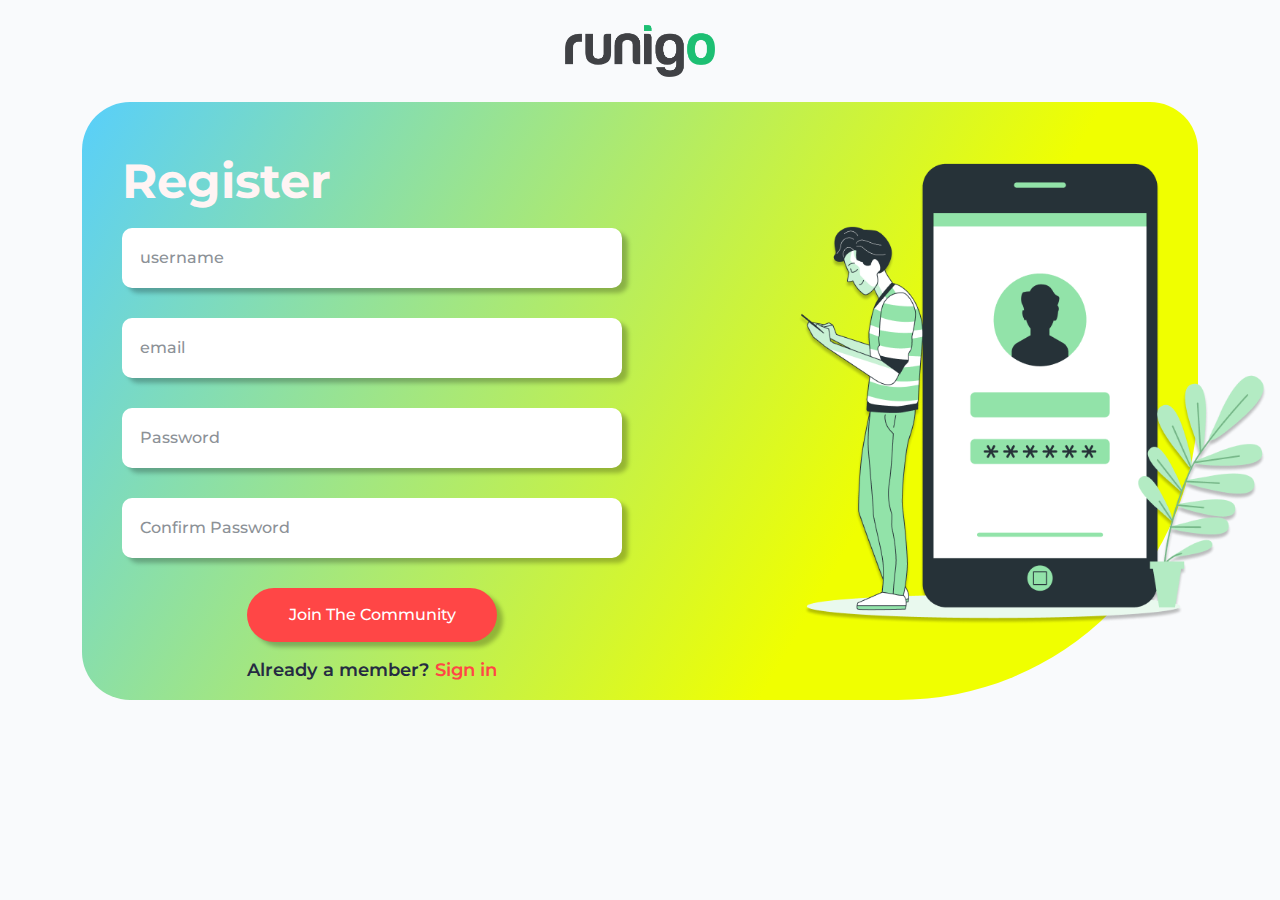
<file: register.html>
<!DOCTYPE html>
<html lang="en">
  <head>
    <meta charset="UTF-8" />
    <meta http-equiv="X-UA-Compatible" content="IE=edge" />
    <meta name="viewport" content="width=device-width, initial-scale=1.0" />
    <title>Runigo - Register</title>

    <!-- Bootstrap CSS -->
    <link rel="stylesheet" href="assets/css/bootstrap.min.css" />

    <!-- Custom CSS -->
    <link rel="stylesheet" href="assets/css/style.css" />

    <!-- Responsive CSS -->
    <link rel="stylesheet" href="assets/css/responsive.css" />
  </head>
  <body>
    <!-- Register Section HTML Start -->

    <section id="Register">
      <div class="register-top text-center">
        <img src="assets/images/logo.png" alt="logo" />
      </div>
      <div class="container">
        <div class="register-wrapper">
          <div class="row">
            <div class="col-lg-6">
              <div class="register-content">
                <h2>Register</h2>
                <div class="register-form">
                  <form>
                    <div class="form-group">
                      <input type="text" placeholder="username" />
                    </div>
                    <div class="form-group">
                      <input type="email" placeholder="email" />
                    </div>
                    <div class="form-group">
                      <input type="password" placeholder="Password" />
                    </div>
                    <div class="form-group">
                      <input type="password" placeholder="Confirm Password" />
                    </div>
                    <div class="submit-btn">
                      <input type="submit" value="Join the community" />
                    </div>
                    <p>Already a member? <a href="login.html">Sign in</a></p>
                  </form>
                </div>
              </div>
            </div>
            <div class="col-lg-6">
              <div class="register-img">
                <img src="assets/images/register.png" alt="register" />
              </div>
            </div>
          </div>
        </div>
      </div>
    </section>

    <!-- Register Section HTML End -->

    <!-- Bootstrap JavaScript -->
    <script src="assets/js/bootstrap.min.js"></script>
  </body>
</html>
</file>
<file: assets/css/style.css>
/* Base Style CSS Start */

@import url("https://fonts.googleapis.com/css2?family=Montserrat:wght@300;400;500;600;700;900&display=swap");

* {
  margin: 0;
  padding: 0;
  box-sizing: border-box;
}

body {
  font-family: "Montserrat", sans-serif;
  scroll-behavior: smooth;
  background: #f9fafc;
}

a {
  text-decoration: none;
  cursor: pointer;
}

ul,
ol {
  padding: 0;
  margin: 0;
}

li {
  list-style: none;
}

img {
  max-width: 100%;
}

.section-spacing {
  padding-top: 120px;
}

/* Base Style CSS End */

/* Header Part CSS Start */

/* Navigation Section CSS Start */

nav.navbar {
  position: fixed;
  top: 0;
  width: 100%;
  background: #ffffff;
  box-shadow: 1px 1px 20px 0px #dddddd;
  padding: 20px 0;
  z-index: 999;
}

.logo img {
  max-width: 175px;
  width: 100%;
}

.nav-link {
  font-family: "Montserrat";
  font-size: 16px;
  font-weight: 500;
  text-transform: capitalize;
  color: #a3a2a4;
  padding: 0 15px !important;
}

.nav-link.active {
  font-weight: 700;
  color: #231f20;
}

a.sign-up {
  font-weight: 600;
  text-transform: capitalize;
  color: #000000;
  padding: 13px 30px;
  border: 1px solid #000000;
  border-radius: 50px;
  transition: all 0.3s ease-in-out;
}

a.sign-up:hover {
  color: #ffffff;
  border: 1px solid #000000;
  background: #000000;
}

a.login {
  font-weight: 600;
  text-transform: capitalize;
  padding: 14px 40px;
  margin-left: 15px;
  color: #ffffff;
  background: #ff4646;
  border: 1px solid #ff4646;
  border-radius: 50px;
  transition: all 0.3s ease-in-out;
}

a.login:hover {
  color: #ff4646;
  background: transparent;
  border: 1px solid #ff4646;
}

.navbar-toggler {
  border: 0 !important;
  margin-top: -15px;
}

.navbar-toggler:focus,
.navbar-toggler:active,
.navbar-toggler-icon:focus {
  outline: none !important;
  box-shadow: none !important;
  border: 0 !important;
}

.toggler-icon {
  width: 25px;
  height: 2px;
  background-color: #e74c3c;
  display: block;
  transition: all 0.2s;
}

.middle-bar {
  margin: 5px auto;
}

.navbar-toggler .top-bar {
  transform: rotate(45deg);
  transform-origin: 10% 10%;
}

.navbar-toggler .middle-bar {
  opacity: 0;
  filter: alpha(opacity=0);
}

.navbar-toggler .bottom-bar {
  transform: rotate(-45deg);
  transform-origin: 10% 90%;
}

.navbar-toggler.collapsed .top-bar {
  transform: rotate(0);
}

.navbar-toggler.collapsed .middle-bar {
  opacity: 1;
  filter: alpha(opacity=100);
}

.navbar-toggler.collapsed .bottom-bar {
  transform: rotate(0);
}

.navbar-toggler.collapsed .toggler-icon {
  background-color: #151515;
}

.nav-buttons img {
  width: 20px;
}

@media (max-width: 1200px) {
  .navbar-toggler:focus {
    box-shadow: none;
  }
  .nav-link {
    padding: 5px 0 !important;
  }

  .nav-buttons {
    margin-top: 25px;
  }
}

/* Navigation Section CSS End */

/* Hero Section CSS Start */

.hero-wrapper {
  padding-top: 20px;
  margin-top: 100px;
}

.hero-content {
  margin-top: -50px;
}

.hero-content h5 {
  font-size: 18px;
  font-weight: 700;
  text-transform: uppercase;
  color: #ff4646;
}

.hero-content h1 {
  font-size: 56px;
  font-weight: 500;
  line-height: 68px;
  text-transform: capitalize;
  color: #000000;
}

.hero-content h1 span {
  font-weight: 700;
  color: #000000;
  padding: 10px 0;
}

.hero-content p {
  font-size: 16px;
  font-weight: 500;
  line-height: 30px;
  color: #777777;
}

.common-btn a {
  font-size: 16px;
  font-weight: 600;
  line-height: 20px;
  text-transform: capitalize;
  color: #ffffff;
  background: #ff4646;
  border: 1px solid #ff4646;
  padding: 13px 30px;
  border-radius: 50px;
  transition: all 0.3s ease-in-out;
}

.common-btn a:hover {
  color: #ff4646;
  background: transparent;
  border: 1px solid #ff4646;
}

.hero-shape {
  position: absolute;
  top: 50%;
  left: 0;
}

/* Hero Section CSS End */

/* Header Part CSS End */

/* Main Part CSS Start */

/* Talk Section CSS Start */

.section-top h5 {
  font-size: 20px;
  font-weight: 700;
  line-height: 24px;
  text-transform: uppercase;
  color: #ff4646;
}

.section-top h2 {
  font-size: 48px;
  font-weight: 500;
  line-height: 59px;
  text-transform: capitalize;
  color: #000000;
}

.section-top h2 span {
  font-weight: 700;
  color: #000000;
}

.search {
  display: flex;
  justify-content: center;
  align-items: center;
  max-width: 500px;
  width: 100%;
  margin: auto;
  margin-top: 20px;
}

.search-text {
  display: flex;
  align-items: center;
  background: rgba(1, 102, 255, 0.06);
  border-radius: 10px 0px 0px 10px;
}

.search input {
  width: 400px;
  border: none;
  outline: none;
  padding: 18px 20px;
  background: transparent;
}

.search img {
  width: 18px;
  margin-right: 20px;
}

input.search-btn {
  font-size: 16px;
  font-weight: 600;
  text-transform: capitalize;
  color: #ffffff;
  background: #1dbf73;
  padding: 18px 30px;
  border-radius: 0px 10px 10px 0px;
}

.talk-card {
  background: #ffffff;
  text-align: center;
  box-shadow: 0px 0px 38px rgba(0, 0, 0, 0.03);
  border-radius: 16px;
  padding: 20px 0;
  transition: all 0.3s ease-in-out;
}

.talk-card:hover {
  background: #fafafa;
}

.talk-card h5 {
  font-size: 18px;
  font-weight: 700;
  line-height: 24px;
  letter-spacing: 0.1px;
  color: #252b42;
  padding-top: 5px;
}

.talk-card p {
  font-size: 16px;
  text-transform: capitalize;
  color: #000000;
}

::placeholder {
  font-weight: 500;
  color: #8c9197;
}

/* Talk Section CSS End */

/* About Section CSS Start */
.about-content h5 {
  font-size: 18px;
  font-weight: 700;
  text-transform: uppercase;
  color: #ff4646;
}

.about-content h2 {
  font-size: 48px;
  font-weight: 500;
  line-height: 68px;
  text-transform: capitalize;
  color: #000000;
}

.about-content h2 span {
  font-weight: 700;
  color: #000000;
  padding: 10px 0;
}

.about-content p {
  font-size: 16px;
  font-weight: 500;
  line-height: 30px;
  color: #777777;
}

/* About Section CSS End */

/* Benefits Section CSS Start */

.benefits-card {
  background: #ffffff;
  padding: 25px;
  box-shadow: 0px 0px 38px rgba(0, 0, 0, 0.03);
  border-radius: 16px;
}

.benefits-card img {
  background: #1dbf73;
  padding: 10px;
  border-radius: 7px;
  margin-bottom: 25px;
}

.benefits-card h5 {
  font-size: 18px;
  font-weight: 700;
  line-height: 24px;
  letter-spacing: 0.1px;
  text-transform: capitalize;
  color: #252b42;
}

.benefits-card p {
  font-size: 14px;
  font-weight: 500;
  line-height: 22px;
  color: #777777;
  margin: 0;
}

/* Benefits Section CSS End */

/* Testimonial Section CSS Start */

.testimonial-slider {
  max-width: 750px;
  margin: 50px auto 0;
  text-align: center;
}

.testimonial-slide img {
  width: 160px !important;
  margin: auto;
}

.testimonial-slide h4 {
  font-size: 26px;
  font-weight: 700;
  padding-top: 15px;
  text-transform: capitalize;
  color: #000000;
}

.testimonial-slide h6 {
  font-size: 16px;
  font-weight: 400;
  text-transform: capitalize;
  color: #000000;
}

.testimonial-slide p {
  font-size: 18px;
  font-weight: 500;
  line-height: 31px;
  color: #000000;
  padding-top: 20px;
}

button.owl-prev {
  font-size: 50px !important;
  position: absolute;
  top: 50%;
  transform: translate(-50%);
  left: -50px;
}

button.owl-next {
  position: absolute;
  top: 50%;
  transform: translate(-50%);
  right: -50px;
  font-size: 50px !important;
}

.owl-theme .owl-nav [class*="owl-"]:hover {
  color: #acacac;
}

.owl-dot span {
  background: #d9d9d9 !important;
}

.owl-dot.active span {
  background: #1dbf73 !important;
}

.owl-theme .owl-nav [class*="owl-"]:hover {
  background: none;
}

/* Testimonial Section CSS End */

/* Works Section CSS Start */

.works-timeline::after {
  position: absolute;
  content: "";
  width: 10px;
  height: 95%;
  background: #b7e8d3;
  top: 80px;
  left: 46%;
  transform: translate(-46%);
  border-radius: 20px;
}

.works {
  display: flex;
  padding-top: 100px;
}

.work-img {
  width: 50%;
}

.work-1::after {
  position: absolute;
  content: "";
  width: 25px;
  height: 25px;
  background: #1dbf73;
  border-radius: 50%;
  left: -129px;
  top: 0;
  z-index: 1;
}

.work-content {
  width: 50%;
  margin-left: 150px;
  margin-top: 100px;
  padding-right: 150px;
}

.work-content h1 {
  position: absolute;
  font-size: 204px;
  font-weight: 900;
  letter-spacing: -0.02em;
  margin-top: -100px;
  left: -60px;
  color: #ededef;
  z-index: -1;
}

.work-content h3 {
  font-size: 32px;
  font-weight: 700;
  line-height: 34px;
  text-transform: capitalize;
  color: #252b42;
}

.work-content p {
  font-size: 14px;
  font-weight: 500;
  line-height: 22px;
  color: #777777;
}

/* Works Section CSS End */

/* Mentor Section CSS Start */

.mentor-wrapper {
  background: #3734a9;
  margin-top: 100px;
  padding: 50px 0;
}

.mentor-content h5 {
  font-size: 18px;
  font-weight: 700;
  text-transform: uppercase;
  color: #ffffff;
}

.mentor-content h2 {
  font-size: 48px;
  font-weight: 500;
  line-height: 68px;
  text-transform: capitalize;
  color: #ffffff;
}

.mentor-content h2 span {
  font-weight: 700;
  color: #ffffff;
  padding: 10px 0;
}

.mentor-content p {
  font-size: 16px;
  font-weight: 500;
  line-height: 30px;
  color: #ffffff;
}

.mentor-shape1 {
  position: absolute;
  top: -90px;
  right: 15px;
}

.mentor-shape2 {
  position: absolute;
  top: 85px;
  left: 770px;
}

.mentor-shape3 {
  position: absolute;
  bottom: 80px;
}

/* Mentor Section CSS End */

/* Main Part CSS End */

/* Footer Part CSS Start */

.footer-wrapper {
  background: #151515;
  padding: 80px 0 20px;
}

.footer-content a:hover {
  color: #a3a2a4;
}

.footer-social a {
  padding: 0 20px;
}

hr {
  color: #e5e5ea;
  margin-top: 50px;
}

.footer-copy p {
  font-size: 16px;
  font-weight: 500;
  line-height: 26px;
  color: #5b5b5b;
  padding-top: 30px;
  letter-spacing: -0.02em;
}

/* Footer Part CSS End */

/* ===========***===========
===========***===========
Mentor Page CSS
===========***===========
===========***=========== */

/* Mentor Main CSS Start */

.mentor-main-wrapper {
  margin-top: 160px;
}

.mentor-profile-img::after {
  position: absolute;
  content: "";
  top: 10px;
  right: 10px;
  width: 20px;
  height: 20px;
  border: 3px solid #ffffff;
  border-radius: 100%;
  background: #1dbf73;
}

.mentor-profile-info h4 {
  font-size: 26px;
  font-weight: 700;
  text-transform: capitalize;
  color: #000000;
  margin: 0;
}

.mentor-profile-info h6,
.mentor-profile-info p {
  font-weight: 400;
  font-size: 16px;
  text-transform: capitalize;
  color: #000000;
  margin: 0;
}

.mentor-info-text img {
  margin-right: 16px;
}

.mentor-info-text li {
  font-size: 16px;
  font-weight: 500;
  line-height: 20px;
  text-transform: capitalize;
  color: #231f20;
  padding-bottom: 20px;
}

.mentor-info-text li span {
  font-weight: 700;
}

.about-btn,
.meeting-btn {
  font-size: 16px;
  font-weight: 600;
  text-transform: capitalize;
  color: #f9fafc;
  background: #1dbf73;
  border: 1px solid #1dbf73;
  padding: 22px 34px;
  border-radius: 4px 4px 0px 0px;
  transition: all 0.3s ease-in-out;
  z-index: 1;
}

.about-btn:hover,
.meeting-btn:hover {
  color: #ffffff;
  background: #151515;
  border: 1px solid #151515;
}

.review-btn {
  font-size: 16px;
  font-weight: 600;
  text-transform: capitalize;
  color: #000000;
  padding-left: 30px;
}

hr.about-hr {
  position: relative;
  height: 4px;
  background: #eaedf1;
  opacity: 1;
  margin-top: 16px;
  z-index: -1;
}

.mentor-about-content {
  background: #ffffff;
  border-radius: 16px;
  padding: 30px 40px;
}

.mentor-about-content h3 {
  font-size: 32px;
  font-weight: 600;
  line-height: 39px;
  text-transform: capitalize;
  color: #000000;
  padding-bottom: 10px;
}

.mentor-about-content p {
  font-size: 16px;
  font-weight: 500;
  line-height: 25px;
  color: #000000;
}

.mentor-about-content a {
  font-size: 16px;
  font-weight: 700;
  text-transform: capitalize;
  color: #20bf70;
  transition: all 0.3s ease-in-out;
}

.mentor-about-content a:hover {
  color: #000;
}

.education {
  background: #ffffff;
  border-radius: 16px;
  padding: 30px 40px;
}

.education-buttons h5 {
  font-size: 20px;
  font-weight: 700;
  line-height: 24px;
  text-transform: capitalize;
  color: #000000;
  padding: 20px 30px;
  margin: 0;
}

.education-buttons a {
  font-size: 16px;
  font-weight: 600;
  text-transform: capitalize;
  color: #000000;
  padding: 20px 30px;
  border-bottom: 3px solid #1dbf73;
}

.certificate h6 {
  font-size: 16px;
  font-weight: 600;
  color: #999999;
}

.certificate p {
  font-size: 16px;
  font-weight: 600;
  text-transform: capitalize;
  color: #666666;
  margin: 0;
}

.certificate span {
  font-size: 16px;
  font-weight: 700;
  text-transform: capitalize;
  color: #20bf70;
}

.certificate-hr {
  position: relative;
  height: 2px;
  background: #eaedf1;
  margin-top: 30px;
  opacity: 1;
}

.rating {
  background: #ffffff;
  border-radius: 16px;
  padding: 30px 40px;
}

.final-rating {
  max-width: 200px;
  width: 100%;
  text-align: center;
  margin-right: 20px;
  border-right: 2px solid #eaeaea;
}

.final-rating h1 {
  font-size: 96px;
  font-weight: 700;
  color: #000000;
  margin: 0;
}

.final-rating img {
  padding: 0 2px;
}

.final-rating p {
  font-size: 16px;
  font-weight: 500;
  color: #777777;
  padding-top: 10px;
}

.rating-cat {
  width: 100%;
  display: flex;
  justify-content: space-between;
  align-items: center;
}

.rating-cat p {
  font-size: 16px;
  font-weight: 600;
  text-transform: capitalize;
  color: #eaeaea;
}

.rating-cat p.active {
  font-size: 16px;
  font-weight: 600;
  text-transform: capitalize;
  color: #000000;
}

.rating-cat::before {
  position: absolute;
  content: "";
  top: 7px;
  left: 75px;
  width: 78%;
  height: 10px;
  background: #eaeaea;
  border-radius: 78px;
}

.rating-5::after {
  position: absolute;
  content: "";
  top: 7px;
  left: 75px;
  width: 60%;
  height: 10px;
  background: #ffd05a;
  border-radius: 78px;
}

.rating-4::after {
  position: absolute;
  content: "";
  top: 7px;
  left: 75px;
  width: 10%;
  height: 10px;
  background: #ffd05a;
  border-radius: 78px;
}

.review-hr {
  position: relative;
  height: 2px;
  background: #eaeaea;
  margin-top: 20px;
  opacity: 1;
}

.student-p-info h4 {
  font-size: 20px;
  font-weight: 700;
  text-transform: capitalize;
  color: #000000;
  margin: 0;
}

.student-p-info h5 {
  font-size: 14px;
  font-weight: 400;
  text-transform: capitalize;
  color: #000000;
  margin: 0;
}

.student-p-info p {
  font-size: 14px;
  font-weight: 400;
  text-transform: capitalize;
  color: #b3b3b3 !important;
  padding: 0 !important;
  margin: 0;
}

.student-p-info h6 {
  font-weight: 700;
  font-size: 20px;
  text-transform: capitalize;
  color: #000000;
  margin: 0;
  padding-left: 10px;
}

.student-review p {
  font-size: 16px;
  font-weight: 500;
  line-height: 25px;
  color: #000000;
  padding-top: 20px;
  padding-left: 50px;
}

.view-all-students a {
  font-size: 16px;
  font-weight: 600;
  text-transform: capitalize;
  color: #ff4646;
  background: rgba(255, 70, 70, 0.07);
  padding: 20px 24px;
  border-radius: 97px;
}

.lesson-wrapper {
  background: #ffffff;
  box-shadow: 0px 0px 38px rgba(0, 0, 0, 0.03);
  padding: 24px;
  border-radius: 16px;
}

.lesson-thumb img {
  width: 100%;
}

.lession-info h6 {
  font-size: 20px;
  font-weight: 700;
  color: #000000;
  margin: 0;
  padding-left: 5px;
}

.lession-info p {
  font-size: 14px;
  font-weight: 500;
  color: #777777;
  padding-top: 5px;
  margin: 0;
}

.book-trial-btn a {
  display: block;
  width: 100%;
  font-size: 16px;
  font-weight: 600;
  text-align: center;
  text-transform: capitalize;
  color: #ffffff;
  background: #1dbf73;
  border: 2px solid #1dbf73;
  padding: 12px;
  border-radius: 50px;
  transition: all 0.3s ease-in-out;
}

.book-trial-btn a:hover {
  color: #151515;
  background: transparent;
  border: 2px solid #151515;
}

.send-message-btn a {
  display: block;
  width: 100%;
  font-size: 16px;
  font-weight: 600;
  text-align: center;
  text-transform: capitalize;
  color: #1dbf73;
  border: 2px solid #1dbf73;
  padding: 12px;
  border-radius: 50px;
  transition: all 0.3s ease-in-out;
}

.send-message-btn a:hover {
  color: #ffffff;
  background: #151515;
  border: 2px solid #151515;
}

.save-list-btn a {
  display: block;
  width: 100%;
  font-size: 16px;
  font-weight: 600;
  text-align: center;
  text-transform: capitalize;
  color: #ff4646;
  border: 2px solid #ff4646;
  padding: 12px;
  border-radius: 50px;
  transition: all 0.3s ease-in-out;
}

.save-list-btn a:hover {
  color: #ffffff;
  background: #1dbf73;
  border: 2px solid #1dbf73;
}

/* Mentor Main CSS End */

/* ===========***===========
===========***===========
Mentor Page CSS
===========***===========
===========***=========== */

/* Lesson Main CSS Start */

.main-lesson-wrapper {
  margin-top: 160px;
}

.mentor-card {
  max-width: 294px;
  background: #ffffff;
  box-shadow: 0px 0px 38px rgba(0, 0, 0, 0.03);
  border-radius: 16px;
  padding: 24px;
}

.mentor-card-img {
  margin-left: -45px;
}

.find-mentor-btn a {
  display: block;
  width: 100%;
  font-size: 16px;
  font-weight: 600;
  text-transform: capitalize;
  color: #ffffff;
  background: #1dbf73;
  border: 1px solid #1dbf73;
  padding: 15px 40px;
  border-radius: 50px;
  transition: all 0.3s ease-in-out;
}

.find-mentor-btn a:hover {
  color: #1dbf73;
  background: transparent;
  border: 1px solid #1dbf73;
}

hr.meeting-hr {
  position: relative;
  height: 4px;
  background: #eaedf1;
  opacity: 1;
  margin-top: 16px;
  z-index: -1;
}

.meeting-cards {
  background: #ffffff;
  border-radius: 16px;
  padding: 25px 40px;
}

.meeting-date h5 {
  font-size: 20px;
  font-weight: 700;
  text-transform: capitalize;
  color: #20bf70;
  margin: 0;
}

.meeting-date span {
  font-size: 20px;
  font-weight: 600;
  text-transform: capitalize;
  color: #000000;
}

.meeting-card-left h6 {
  font-size: 18px;
  font-weight: 600;
  text-transform: capitalize;
  color: #000000;
}

.meeting-user h4 {
  font-size: 20px;
  font-weight: 700;
  text-transform: capitalize;
  color: #000000;
  margin: 0;
}

.meeting-user p {
  font-size: 14px;
  font-weight: 400;
  text-transform: capitalize;
  color: #000000;
  margin: 0;
}

.meeting-message-btn {
  max-width: 250px;
  width: 100%;
}

/* Favorite Mentor */

.fav-mentor-wrapper {
  padding: 80px 0;
}

.fav-mentor-top h2 {
  font-size: 32px;
  font-weight: 600;
  text-transform: capitalize;
  color: #000000;
}

hr.fav-mentor-top-hr {
  position: relative;
  height: 4px;
  background: #eaedf1;
  opacity: 1;
  margin-top: 16px;
}

.fav-mentor-card {
  text-align: center;
  background: #ffffff;
  box-shadow: 0px 0px 38px rgba(0, 0, 0, 0.03);
  padding: 25px 40px;
  border-radius: 16px;
}

.fav-mentor-card h5 {
  font-size: 16px;
  font-weight: 600;
  text-transform: capitalize;
  color: #000000;
  margin: 0;
}

.fav-mentor-card h4 {
  font-size: 18px;
  font-weight: 700;
  letter-spacing: 0.1px;
  color: #252b42;
}

.fav-mentor-show-btn a {
  display: block;
  width: 200px;
  margin: 50px auto 0;
  font-size: 16px;
  font-weight: 600;
  text-align: center;
  text-transform: capitalize;
  color: #ffffff;
  background: #1dbf73;
  border: 2px solid #1dbf73;
  padding: 12px;
  border-radius: 50px;
  transition: all 0.3s ease-in-out;
}

.fav-mentor-show-btn a:hover {
  color: #1dbf73;
  background: transparent;
  border: 2px solid #1dbf73;
}

/* Lesson Main CSS End */

/* ===========***===========
===========***===========
Register Page CSS
===========***===========
===========***=========== */

/* Register Section CSS Start */

.register-wrapper {
  background: linear-gradient(300deg, #f0ff00 30%, #58cffb 100%);
  border-radius: 48px 48px 300px 48px;
}

.register-top img {
  width: 150px;
  margin: 25px 0;
}

.register-content {
  padding: 40px 0 0 40px;
}

.register-content h2 {
  font-size: 48px;
  font-weight: 700;
  line-height: 78px;
  text-transform: capitalize;
  color: #fff4f4;
}

.register-form {
  max-width: 500px;
  width: 100%;
}

.form-group input {
  max-width: 500px;
  width: 100%;
  background: #ffffff;
  box-shadow: 6px 5px 4px rgba(0, 0, 0, 0.25);
  padding: 18px;
  margin-bottom: 30px;
  outline: none;
  border: none;
  border-radius: 10px;
}

.submit-btn input {
  display: block;
  width: 250px;
  margin: auto;
  font-size: 16px;
  font-weight: 500;
  text-transform: capitalize;
  color: #ffffff;
  background: #ff4646;
  padding: 15px;
  box-shadow: 6px 5px 4px rgba(0, 0, 0, 0.25);
  border: none;
  border-radius: 50px;
}

.register-form p {
  font-size: 18px;
  font-weight: 600;
  text-align: center;
  letter-spacing: 0.1px;
  color: #252b42;
  padding-top: 15px;
}

.register-form p a {
  color: #ff4646;
}

.register-form::placeholder {
  font-size: 16px;
  color: #999999;
}

.register-img {
  max-width: 90%;
  padding: 40px 0;
}

.register-img img {
  position: relative;
  margin-left: 130px;
}

/* Register Section CSS End */

/* ===========***===========
===========***===========
Register Page CSS
===========***===========
===========***=========== */

/* Login Section CSS Start */

.login-img {
  max-width: 60%;
  width: 100%;
}

.login-content {
  max-width: 30%;
  width: 100%;
  margin: auto;
}

.login-top img {
  width: 150px;
  margin-top: -150px;
  margin-bottom: 60px;
}

.login-btn input {
  width: 280px;
  color: #ffffff;
  background: #0166ff;
  box-shadow: 0px 4px 4px rgba(0, 0, 0, 0.25);
  padding: 12px;
  border: none;
  border-radius: 50px;
}

.login-form p {
  font-size: 18px;
  font-weight: 600;
  text-align: center;
  letter-spacing: 0.1px;
  color: #252b42;
  padding-top: 15px;
}

.login-form p a {
  font-weight: 600;
  text-decoration: underline;
  color: #6887fb;
}

.login-form a {
  font-size: 18px;
  font-weight: 600;
  text-decoration: underline;
  color: #6887fb;
}

/* Login Section CSS End */
</file>
<file: assets/css/responsive.css>
@media (min-width: 1201px) and (max-width: 1399px) {
  .hero-content h1 {
    font-size: 48px;
  }
  .section-top h2,
  .about-content h2,
  .mentor-content h2 {
    font-size: 45px;
  }
  .work-1::after {
    left: -119px;
  }
}

@media (min-width: 992px) and (max-width: 1199px) {
  .hero-content {
    margin-top: 0;
  }

  .hero-content h1 {
    font-size: 42px;
    line-height: 60px;
  }
  .section-top h2,
  .about-content h2,
  .mentor-content h2 {
    font-size: 42px;
  }
  .work-1::after {
    left: -127px;
  }
  .work-content {
    padding-right: 75px;
  }

  .footer-content a {
    padding: 0 10px !important;
  }
}

@media (min-width: 768px) and (max-width: 991px) {
  .hero-content {
    margin-top: 0;
  }

  .hero-content h5 {
    font-size: 18px;
  }

  .hero-content h1 {
    font-size: 36px;
    line-height: 50px;
  }

  .hero-content h1 br {
    display: none;
  }
  .section-top h2,
  .about-content h2,
  .mentor-content h2 {
    font-size: 40px;
  }

  .work-1::after {
    left: -130px;
  }
  .work-content {
    padding-right: 40px;
  }

  .footer-content a {
    padding: 0 10px !important;
  }
}

@media (min-width: 300px) and (max-width: 767px) {
  .hero-content {
    margin-top: 0;
  }

  .hero-content h5 {
    font-size: 16px;
  }

  .hero-content h1 {
    font-size: 30px;
    line-height: 40px;
  }

  .hero-img,
  .about-content,
  .mentor-img {
    padding-top: 60px;
  }
  .section-top h5,
  .about-content h5,
  .mentor-content h5 {
    font-size: 18px;
  }
  .section-top h2,
  .about-content h2,
  .mentor-content h2 {
    font-size: 28px;
    line-height: 40px;
  }

  .search-text input {
    width: 180px;
  }
  input.search-btn {
    width: 100px;
    padding: 18px 0;
  }

  button.owl-prev {
    left: -10px;
  }

  button.owl-next {
    right: -10px;
  }
  .work-content,
  .work-img {
    width: 100%;
  }
  .works-timeline::after {
    left: 10px;
  }
  .works {
    flex-direction: column;
    padding-left: 50px;
  }
  .cl-reverse {
    flex-direction: column-reverse;
  }
  .work-1::after {
    left: -52px;
  }
  .work-content {
    margin-left: 0;
    padding-right: 0;
  }
  .work-content h1 {
    font-size: 150px;
    left: -40px;
    top: 20px;
  }
}

/* ===========***===========
===========***===========
Mentor Page Responsive CSS
===========***===========
===========***=========== */

@media (min-width: 1201px) and (max-width: 1399px) {
  .rating-cat::before {
    width: 75%;
    left: 65px;
  }
  .rating-5::after,
  .rating-4::after {
    left: 65px;
  }
}

@media (min-width: 992px) and (max-width: 1199px) {
  .rating-cat::before {
    width: 65%;
    left: 70px;
  }
  .rating-5::after,
  .rating-4::after {
    left: 70px;
  }
}

@media (min-width: 768px) and (max-width: 991px) {
  .rating-cat::before {
    width: 70%;
    left: 70px;
  }
  .rating-5::after,
  .rating-4::after {
    left: 70px;
  }
}

@media (min-width: 300px) and (max-width: 767px) {
  .mentor-profile-img img {
    max-width: 100px;
  }
  .mentor-about-content,
  .education,
  .rating {
    padding: 30px 20px;
  }
  .final-rating {
    max-width: 100%;
    margin-right: 0;
    border-right: none;
  }
  .rating-cat::before {
    width: 65%;
    left: 65px;
  }
  .rating-5::after,
  .rating-4::after {
    left: 65px;
  }
  .student-review p {
    padding-left: 0;
  }
}

/* ===========***===========
===========***===========
Lesson Page Responsive CSS
===========***===========
===========***=========== */

@media (min-width: 300px) and (max-width: 767px) {
  .mentor-card {
    max-width: 100%;
  }
  .mentor-card img {
    max-width: 80%;
  }
  .meeting-cards {
    padding: 25px 10px;
  }
  .fav-mentor-top h2 {
    font-size: 28px;
  }
}

/* ===========***===========
===========***===========
Register Page Responsive CSS
===========***===========
===========***=========== */

@media (min-width: 992px) and (max-width: 1199px) {
  .register-content h2 {
    font-size: 40px;
  }
  .register-img {
    max-width: 100%;
  }
  .register-img img {
    margin-left: 60px;
  }
}

@media (min-width: 768px) and (max-width: 991px) {
  .register-content h2 {
    font-size: 36px;
    text-align: center;
  }
  .register-form {
    margin: auto;
  }
  .register-img {
    max-width: 100%;
  }
  .register-img img {
    margin-left: 0px;
  }
}

@media (min-width: 300px) and (max-width: 767px) {
  .register-top img {
    max-width: 150px;
  }
  .register-content {
    padding: 40px 20px 0 20px;
  }
  .register-content h2 {
    font-size: 28px;
  }
  .register-img {
    max-width: 100%;
  }
  .register-img img {
    margin-left: 0px;
  }
}

/* ===========***===========
===========***===========
Login Page Responsive CSS
===========***===========
===========***=========== */

@media (min-width: 1200px) and (max-width: 1399px) {
  .login-top img {
    margin-top: -50px;
  }
}

@media (min-width: 992px) and (max-width: 1199px) {
  .login-top img {
    margin-top: 0px;
    margin-bottom: 50px;
  }
  .login-img {
    max-width: 50%;
  }
  .login-content {
    max-width: 40%;
  }
}

@media (min-width: 768px) and (max-width: 991px) {
  .login-top img {
    max-width: 150px;
    margin-top: 0px;
    margin-bottom: 30px;
  }
  .login-img {
    max-width: 100%;
  }
  .login-content {
    max-width: 100%;
  }
}

@media (min-width: 300px) and (max-width: 767px) {
  .login-top img {
    max-width: 150px;
    margin: 50px 0;
  }
  .login-img {
    max-width: 100%;
  }
  .login-content {
    max-width: 100%;
    padding: 0 20px;
  }
  .login-form p,
  .login-form p a,
  .login-form a {
    font-size: 15px;
  }
}
</file>
